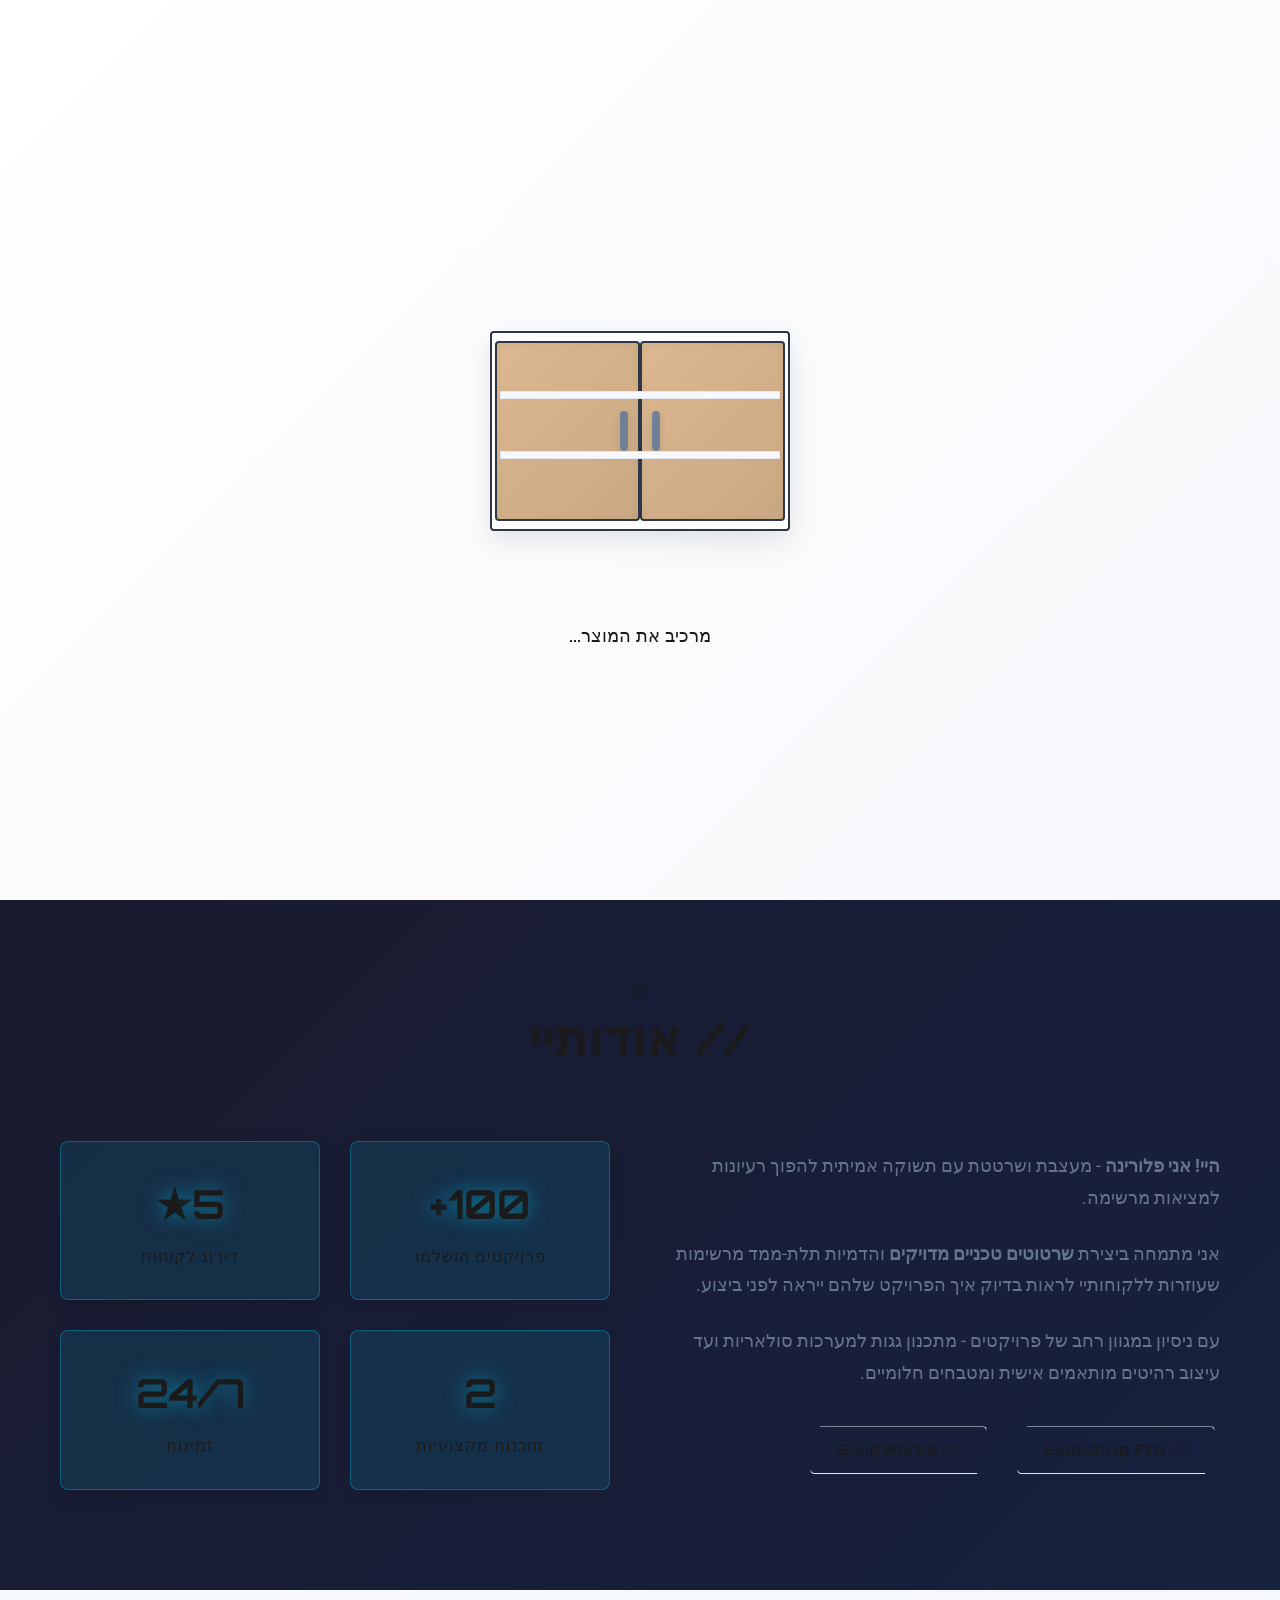
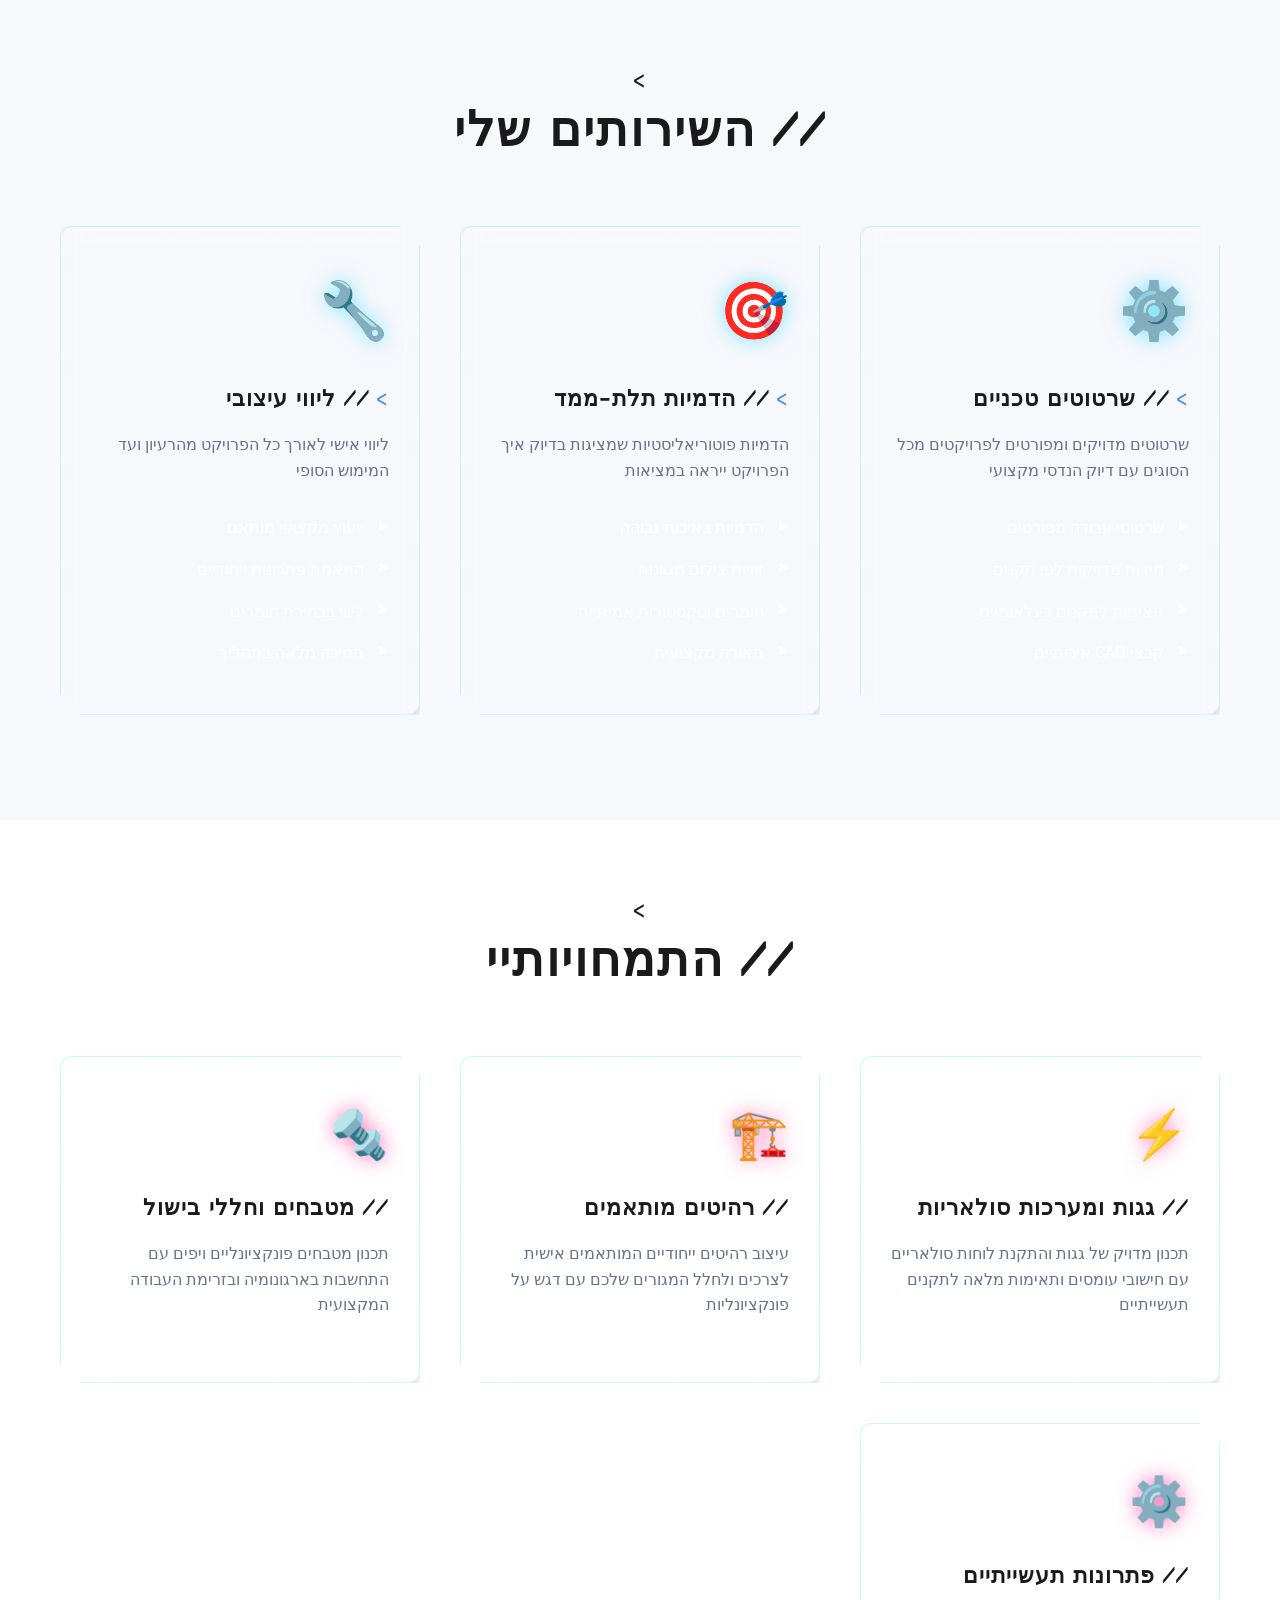
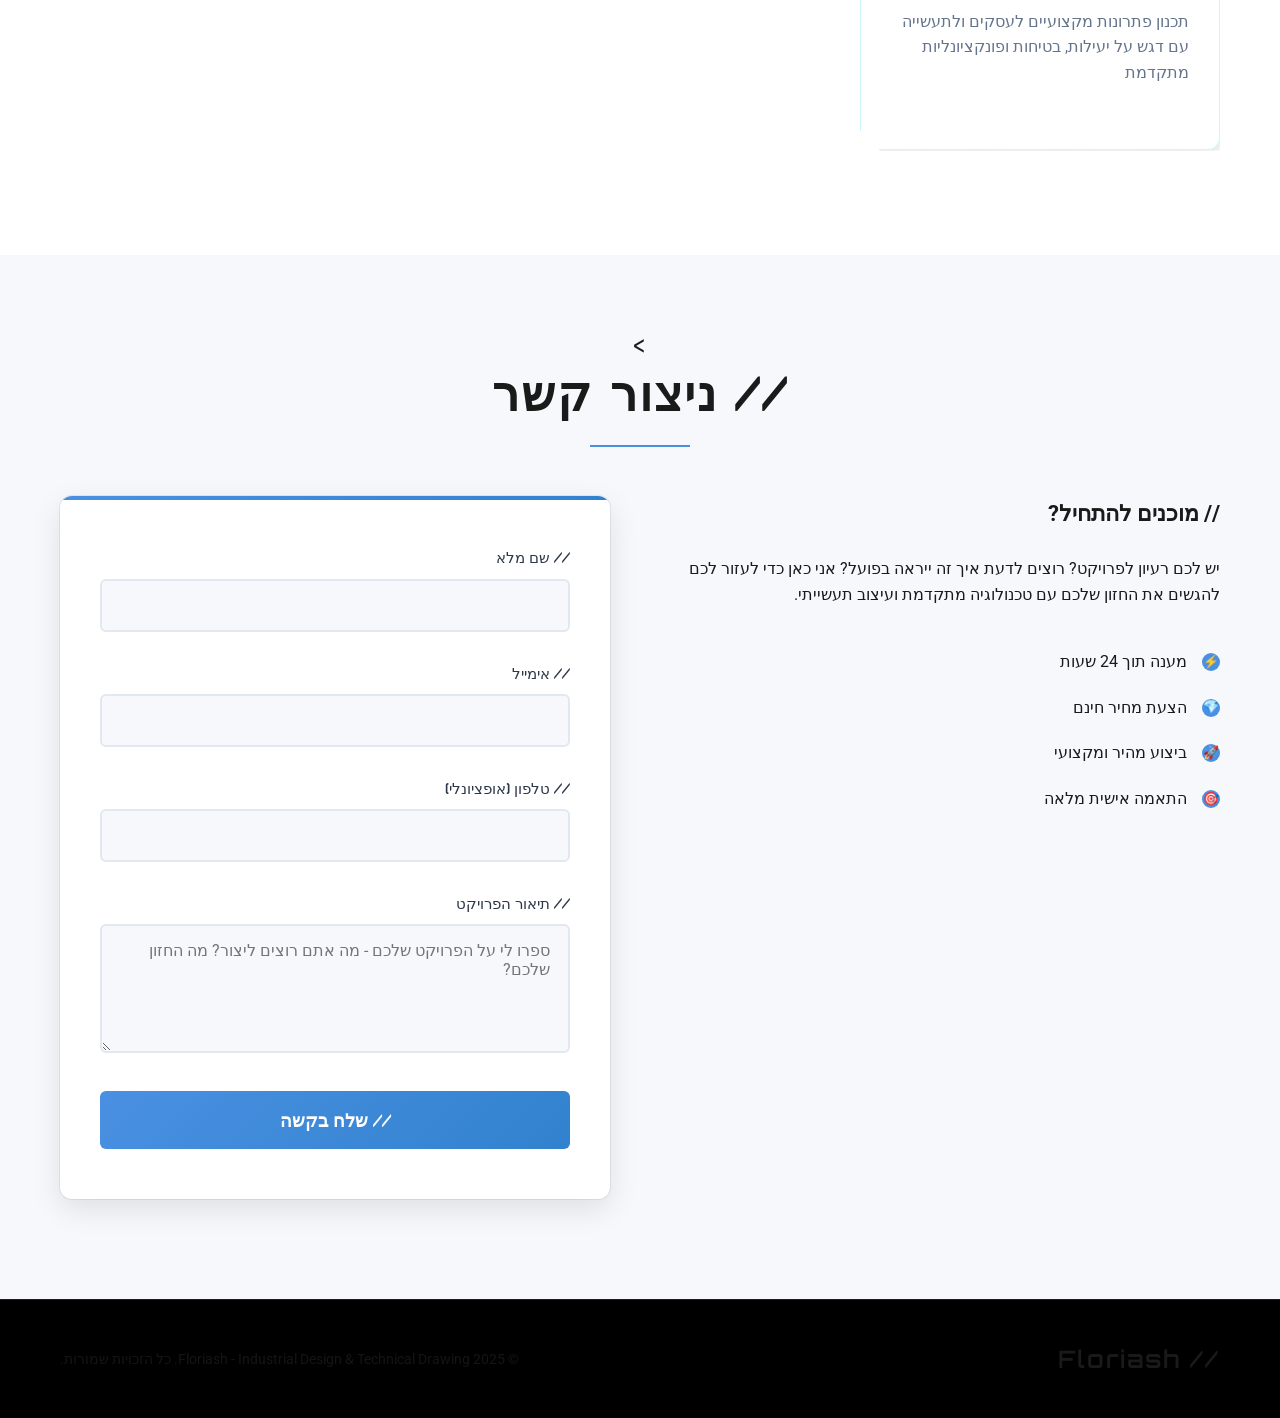
<file: index.html>
<!DOCTYPE html>
<html lang="he" dir="rtl">
<head>
  <meta charset="UTF-8" />
  <meta name="viewport" content="width=device-width, initial-scale=1.0"/>
  <meta name="description" content="Floriash - מעצבת ושרטטת מקצועית. שרטוטים טכניים, הדמיות תלת-ממד וליווי עיצובי. גגות, רהיטים, מטבחים ועוד."/>
  <meta name="keywords" content="שרטוטים, הדמיות, עיצוב, מטבחים, רהיטים, גגות, סולארי, SketchUp, SolidWorks"/>
  <title>Floriash - מעצבת ושרטטת מקצועית | מהרעיון למציאות</title>
  
  <!-- Fonts -->
  <link rel="preconnect" href="https://fonts.googleapis.com">
  <link rel="preconnect" href="https://fonts.gstatic.com" crossorigin>
  <link href="https://fonts.googleapis.com/css2?family=Orbitron:wght@400;500;600;700;900&family=Roboto:wght@300;400;500;600;700&display=swap" rel="stylesheet">
  
  <!-- Styles -->
  <link rel="stylesheet" href="style.css">
</head>
<body>

  <!-- Professional Assembly Loader -->
  <div class="page-loader" id="pageLoader">
    <div class="blueprint-assembly">
      <!-- Kitchen Cabinet Assembly -->
      <div class="cabinet-frame cabinet-base"></div>
      
      <!-- Cabinet Doors -->
      <div class="cabinet-frame cabinet-door cabinet-door-left">
        <div class="cabinet-handle handle-left"></div>
      </div>
      <div class="cabinet-frame cabinet-door cabinet-door-right">
        <div class="cabinet-handle handle-right"></div>
      </div>
      
      <!-- Interior Shelves -->
      <div class="cabinet-shelf shelf-1"></div>
      <div class="cabinet-shelf shelf-2"></div>
    </div>
    <div class="blueprint-text">מרכיב את המוצר...</div>
  </div>

  <!-- Hero Section -->
  <section class="hero" id="home">
    <div class="technical-grid">
      <div class="grid-line horizontal"></div>
      <div class="grid-line horizontal"></div>
      <div class="grid-line horizontal"></div>
      <div class="grid-line horizontal"></div>
      <div class="grid-line horizontal"></div>
      <div class="grid-line vertical"></div>
      <div class="grid-line vertical"></div>
      <div class="grid-line vertical"></div>
      <div class="grid-line vertical"></div>
      <div class="grid-line vertical"></div>
    </div>
    
    <div class="floating-elements">
      <div class="floating-element"></div>
      <div class="floating-element"></div>
      <div class="floating-element"></div>
    </div>
    
    <div class="hero-content">
      <div class="logo-container">
        <h1>Floriash</h1>
      </div>
      <p class="hero-subtitle">מעצבת ושרטטת מקצועית</p>
      <p class="hero-description">
        מהרעיון למציאות - אני מלווה אותך בכל שלב של הדרך עם שרטוטים מדויקים והדמיות מרשימות בטכנולוגיה תעשייתית מתקדמת
      </p>
      <div class="cta-buttons">
        <a href="#contact" class="cta-button primary" id="ctaButton">// התחל פרויקט חדש</a>
        <a href="room-planner.html" class="cta-button secondary">🏠 מתכנן חדרים</a>
      </div>
    </div>
  </section>

  <!-- About Section -->
  <section class="section about" id="about">
    <div class="container">
      <h2 class="section-title">// אודותיי</h2>
      <div class="about-content">
        <div class="about-text">
          <p>
            <strong>היי! אני פלורינה</strong> - מעצבת ושרטטת עם תשוקה אמיתית להפוך רעיונות למציאות מרשימה.
          </p>
          <p>
            אני מתמחה ביצירת <strong>שרטוטים טכניים מדויקים</strong> והדמיות תלת-ממד מרשימות שעוזרות ללקוחותיי לראות בדיוק איך הפרויקט שלהם ייראה לפני ביצוע.
          </p>
          <p>
            עם ניסיון במגוון רחב של פרויקטים - מתכנון גגות למערכות סולאריות ועד עיצוב רהיטים מותאמים אישית ומטבחים חלומיים.
          </p>
          <div class="tools">
            <span class="tool-badge">// SketchUp Pro</span>
            <span class="tool-badge">// SolidWorks</span>
          </div>
        </div>
        <div class="about-visual">
          <div class="stats-grid">
            <div class="stat-item fade-in-up">
              <div class="stat-number">100+</div>
              <div class="stat-label">פרויקטים הושלמו</div>
            </div>
            <div class="stat-item fade-in-up">
              <div class="stat-number">5★</div>
              <div class="stat-label">דירוג לקוחות</div>
            </div>
            <div class="stat-item fade-in-up">
              <div class="stat-number">2</div>
              <div class="stat-label">תוכנות מקצועיות</div>
            </div>
            <div class="stat-item fade-in-up">
              <div class="stat-number">24/7</div>
              <div class="stat-label">זמינות</div>
            </div>
          </div>
        </div>
      </div>
    </div>
  </section>

  <!-- Services Section -->
  <section class="section services" id="services">
    <div class="container">
      <h2 class="section-title">// השירותים שלי</h2>
      <div class="services-grid">
        <div class="service-card">
          <div class="service-icon">⚙️</div>
          <h3 class="service-title">// שרטוטים טכניים</h3>
          <p class="service-description">
            שרטוטים מדויקים ומפורטים לפרויקטים מכל הסוגים עם דיוק הנדסי מקצועי
          </p>
          <ul class="service-features">
            <li>שרטוטי עבודה מפורטים</li>
            <li>מידות מדויקות לפי תקנים</li>
            <li>תאימות לתקנים בינלאומיים</li>
            <li>קבצי CAD איכותיים</li>
          </ul>
        </div>

        <div class="service-card">
          <div class="service-icon">🎯</div>
          <h3 class="service-title">// הדמיות תלת-ממד</h3>
          <p class="service-description">
            הדמיות פוטוריאליסטיות שמציגות בדיוק איך הפרויקט ייראה במציאות
          </p>
          <ul class="service-features">
            <li>הדמיות באיכות גבוהה</li>
            <li>זוויות צילום מגוונות</li>
            <li>חומרים וטקסטורות אמיתיות</li>
            <li>תאורה מקצועית</li>
          </ul>
        </div>

        <div class="service-card">
          <div class="service-icon">🔧</div>
          <h3 class="service-title">// ליווי עיצובי</h3>
          <p class="service-description">
            ליווי אישי לאורך כל הפרויקט מהרעיון ועד המימוש הסופי
          </p>
          <ul class="service-features">
            <li>ייעוץ מקצועי מותאם</li>
            <li>התאמת פתרונות ייחודיים</li>
            <li>ליווי בבחירת חומרים</li>
            <li>תמיכה מלאה בתהליך</li>
          </ul>
        </div>
      </div>
    </div>
  </section>

  <!-- Specializations Section -->
  <section class="section specializations">
    <div class="container">
      <h2 class="section-title">// התמחויותיי</h2>
      <div class="spec-grid">
        <div class="spec-item">
          <span class="spec-emoji">⚡</span>
          <h3 class="spec-title">// גגות ומערכות סולאריות</h3>
          <p class="spec-description">
            תכנון מדויק של גגות והתקנת לוחות סולאריים עם חישובי עומסים ותאימות מלאה לתקנים תעשייתיים
          </p>
        </div>

        <div class="spec-item">
          <span class="spec-emoji">🏗️</span>
          <h3 class="spec-title">// רהיטים מותאמים</h3>
          <p class="spec-description">
            עיצוב רהיטים ייחודיים המותאמים אישית לצרכים ולחלל המגורים שלכם עם דגש על פונקציונליות
          </p>
        </div>

        <div class="spec-item">
          <span class="spec-emoji">🔩</span>
          <h3 class="spec-title">// מטבחים וחללי בישול</h3>
          <p class="spec-description">
            תכנון מטבחים פונקציונליים ויפים עם התחשבות בארגונומיה ובזרימת העבודה המקצועית
          </p>
        </div>

        <div class="spec-item">
          <span class="spec-emoji">⚙️</span>
          <h3 class="spec-title">// פתרונות תעשייתיים</h3>
          <p class="spec-description">
            תכנון פתרונות מקצועיים לעסקים ולתעשייה עם דגש על יעילות, בטיחות ופונקציונליות מתקדמת
          </p>
        </div>
      </div>
    </div>
  </section>

  <!-- Contact Section -->
  <section class="section contact" id="contact">
    <div class="container">
      <h2 class="section-title">// ניצור קשר</h2>
      <div class="contact-content">
        <div class="contact-info">
          <h3>// מוכנים להתחיל?</h3>
          <p>
            יש לכם רעיון לפרויקט? רוצים לדעת איך זה ייראה בפועל? 
            אני כאן כדי לעזור לכם להגשים את החזון שלכם עם טכנולוגיה מתקדמת ועיצוב תעשייתי.
          </p>
          <ul class="contact-methods">
            <li>
              <span class="contact-icon">⚡</span>
              <span>מענה תוך 24 שעות</span>
            </li>
            <li>
              <span class="contact-icon">💎</span>
              <span>הצעת מחיר חינם</span>
            </li>
            <li>
              <span class="contact-icon">🚀</span>
              <span>ביצוע מהיר ומקצועי</span>
            </li>
            <li>
              <span class="contact-icon">🎯</span>
              <span>התאמה אישית מלאה</span>
            </li>
          </ul>
        </div>

        <div class="contact-form">
          <form id="contactForm">
            <div class="form-group">
              <label for="name">// שם מלא</label>
              <input type="text" id="name" name="name" required>
            </div>
            
            <div class="form-group">
              <label for="email">// אימייל</label>
              <input type="email" id="email" name="email" required>
            </div>
            
            <div class="form-group">
              <label for="phone">// טלפון (אופציונלי)</label>
              <input type="tel" id="phone" name="phone">
            </div>
            
            <div class="form-group">
              <label for="project">// תיאור הפרויקט</label>
              <textarea id="project" name="project" rows="5" placeholder="ספרו לי על הפרויקט שלכם - מה אתם רוצים ליצור? מה החזון שלכם?"></textarea>
            </div>
            
            <button type="submit" class="submit-btn">// שלח בקשה</button>
            
            <div class="success-message" id="successMessage">
              > הודעה נשלחה בהצלחה! אחזור אליכם בהקדם עם פתרון מותאם.
            </div>
          </form>
        </div>
      </div>
    </div>
  </section>

  <!-- Mobile Navigation -->
  <nav class="mobile-nav" id="mobileNav">
    <a href="#home">בית</a>
    <a href="#about">אודותיי</a>
    <a href="#services">שירותים</a>
    <a href="#contact">צור קשר</a>
  </nav>

  <!-- Footer -->
  <footer>
    <div class="container">
      <div class="footer-content">
        <div class="footer-brand">// Floriash</div>
        <div class="footer-text">
          &copy; 2025 Floriash - Industrial Design & Technical Drawing. כל הזכויות שמורות.
        </div>
      </div>
    </div>
  </footer>

  <!-- Scripts -->
  <script src="script.js"></script>
</body>
</html>
</file>
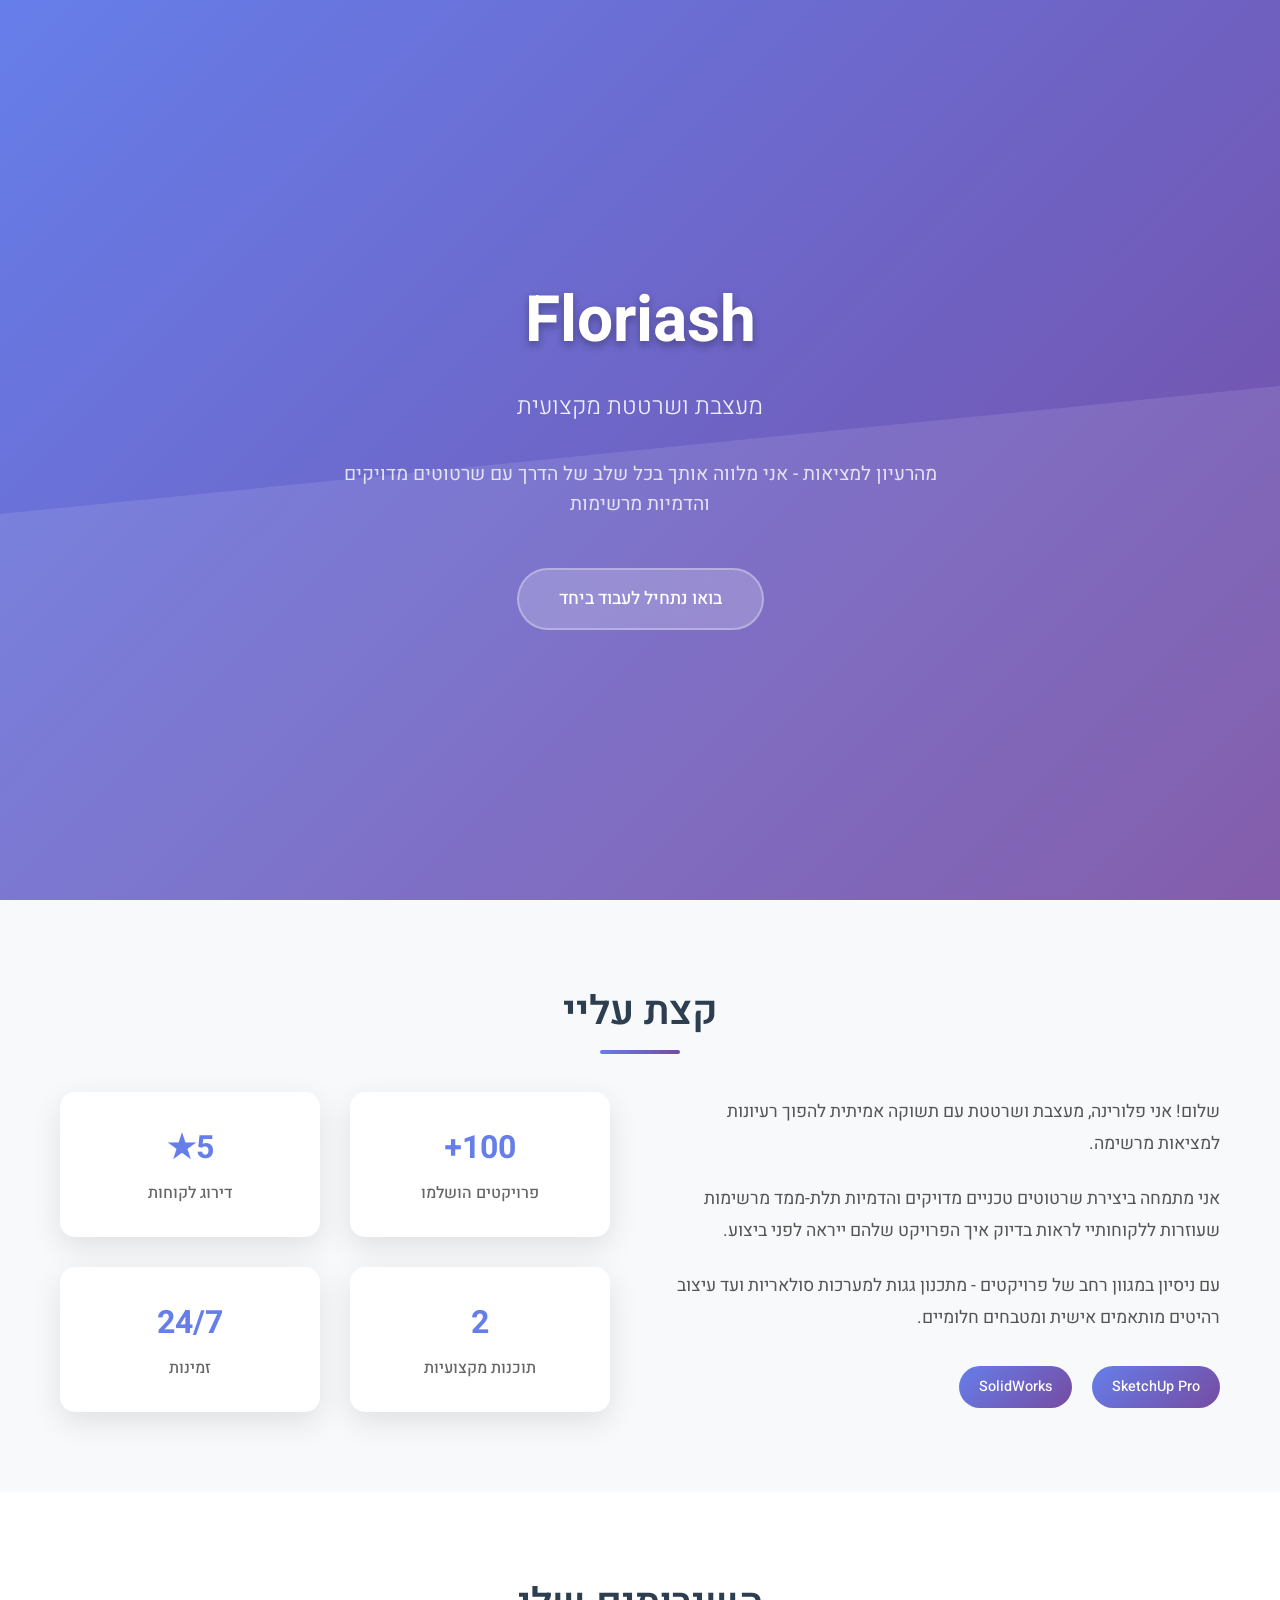
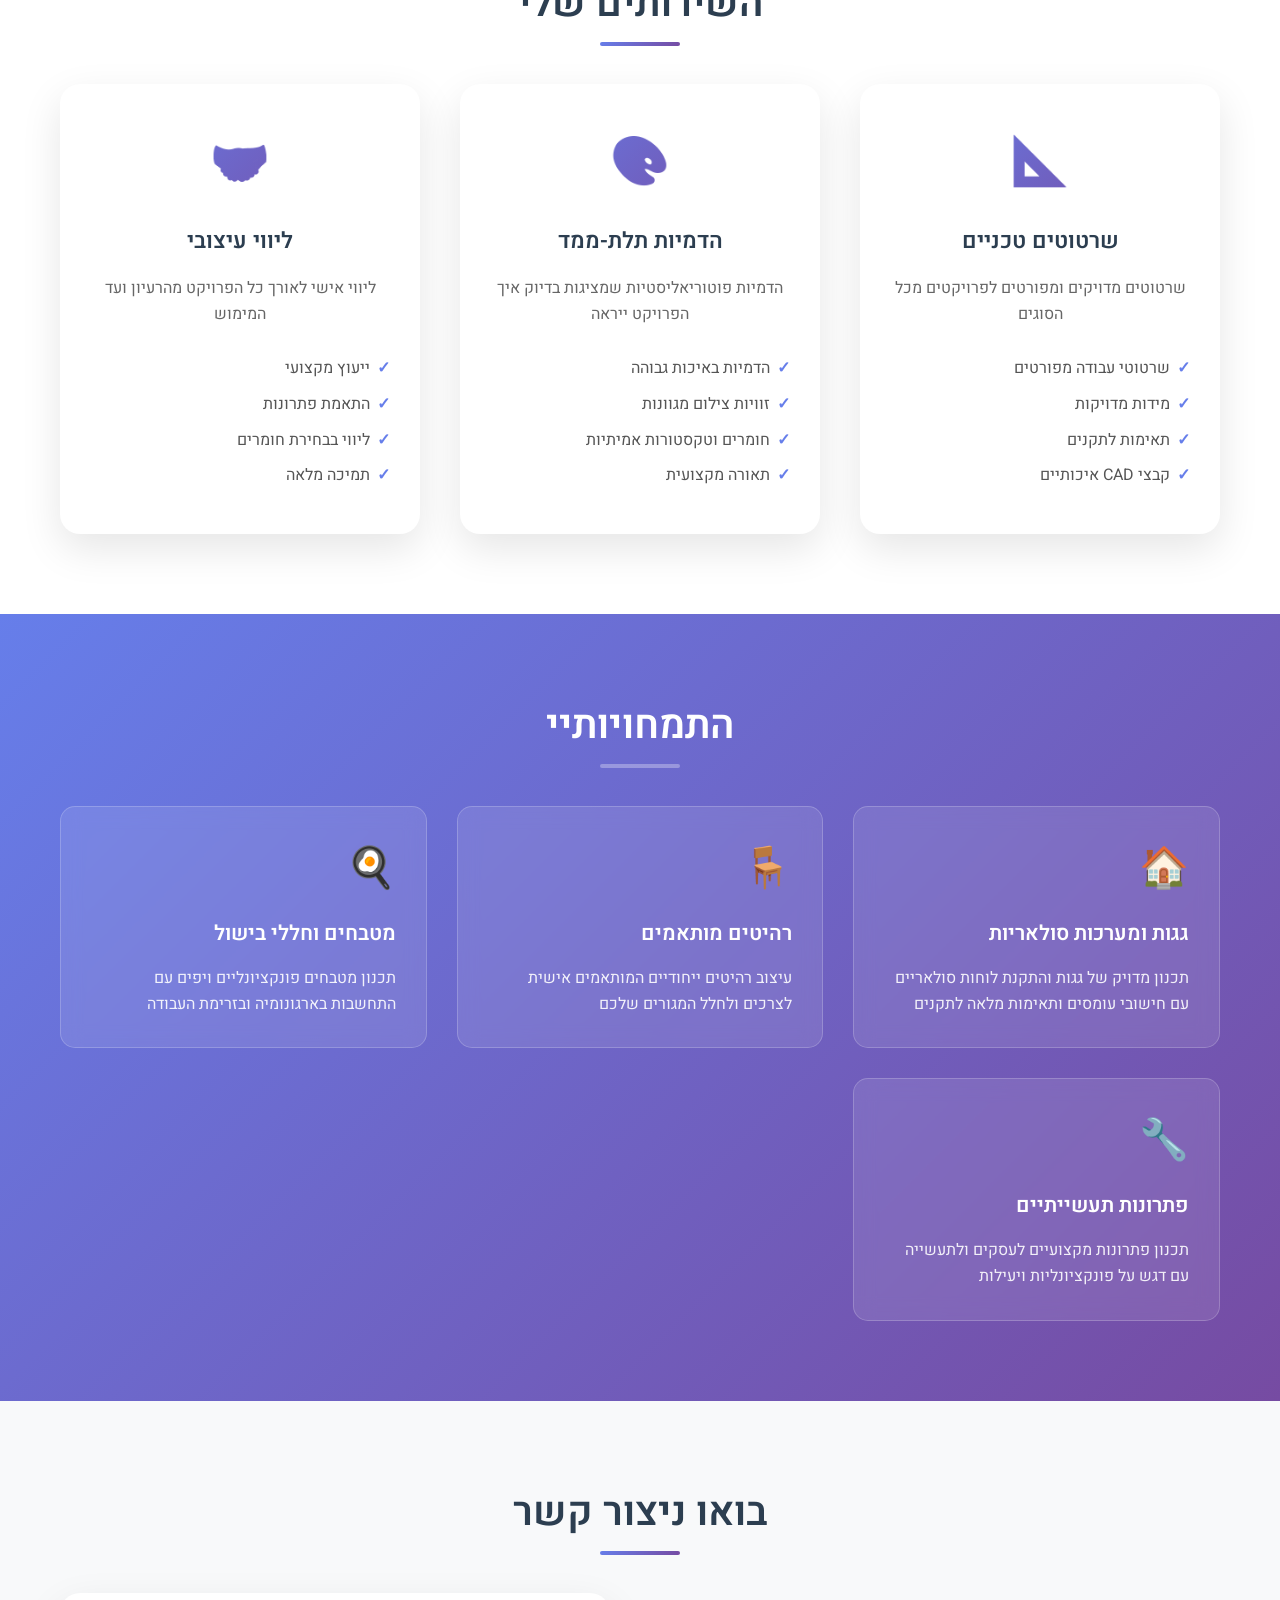
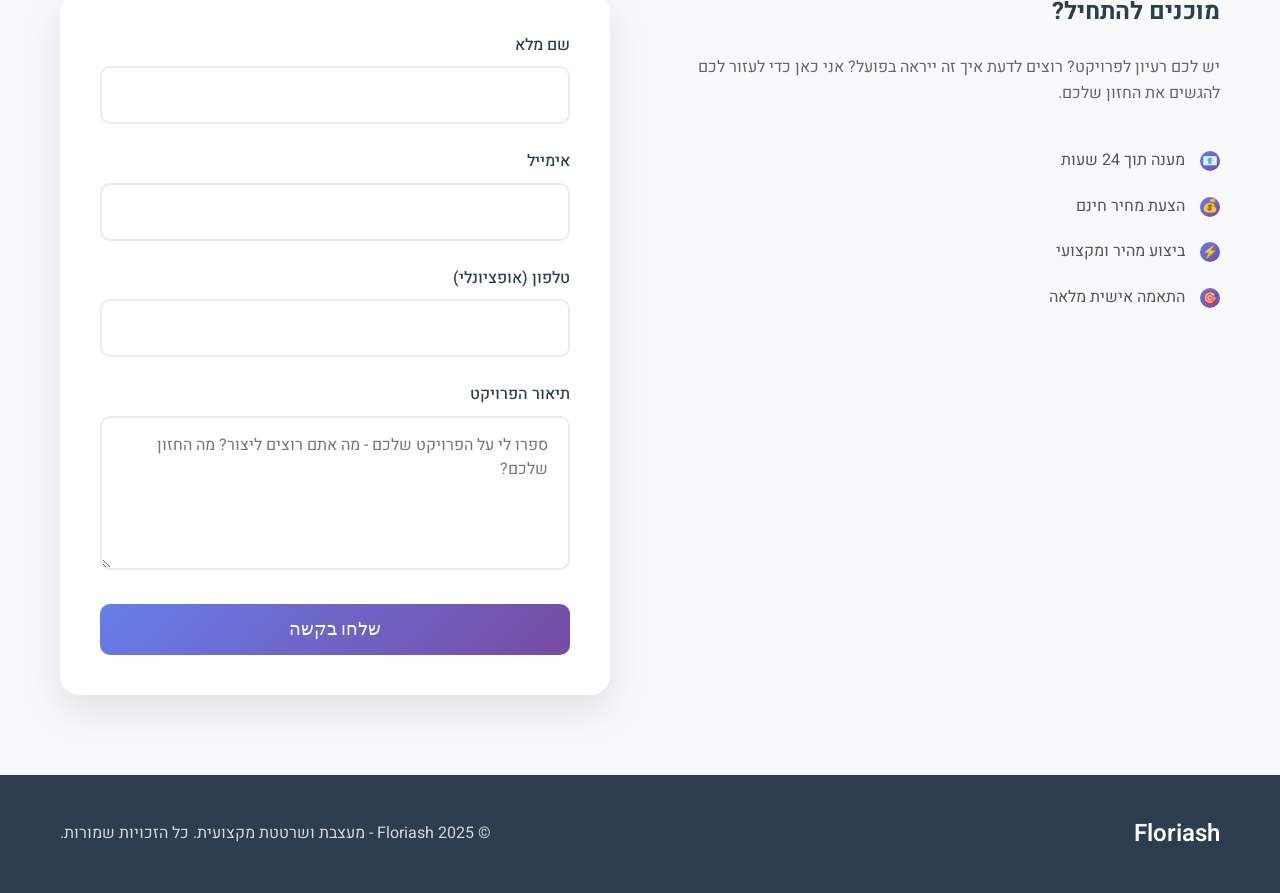
<file: flor.html>
<!DOCTYPE html>
<html lang="he" dir="rtl">
<head>
  <meta charset="UTF-8" />
  <meta name="viewport" content="width=device-width, initial-scale=1.0"/>
  <meta name="description" content="Floriash - מעצבת ושרטטת מקצועית. שרטוטים טכניים, הדמיות תלת-ממד וליווי עיצובי. גגות, רהיטים, מטבחים ועוד."/>
  <meta name="keywords" content="שרטוטים, הדמיות, עיצוב, מטבחים, רהיטים, גגות, סולארי, SketchUp, SolidWorks"/>
  <title>Floriash - מעצבת ושרטטת מקצועית | מהרעיון למציאות</title>
  <link rel="preconnect" href="https://fonts.googleapis.com">
  <link rel="preconnect" href="https://fonts.gstatic.com" crossorigin>
  <link href="https://fonts.googleapis.com/css2?family=Heebo:wght@300;400;500;600;700&display=swap" rel="stylesheet">
  <style>
    * {
      margin: 0;
      padding: 0;
      box-sizing: border-box;
    }

    body {
      font-family: 'Heebo', 'Segoe UI', Tahoma, Geneva, Verdana, sans-serif;
      background-color: #ffffff;
      color: #2c3e50;
      direction: rtl;
      line-height: 1.6;
      overflow-x: hidden;
    }

    /* Hero Section */
    .hero {
      background: linear-gradient(135deg, #667eea 0%, #764ba2 100%);
      min-height: 100vh;
      display: flex;
      align-items: center;
      justify-content: center;
      position: relative;
      color: white;
      text-align: center;
      overflow: hidden;
    }

    .hero::before {
      content: '';
      position: absolute;
      top: 0;
      left: 0;
      right: 0;
      bottom: 0;
      background: url('data:image/svg+xml,<svg xmlns="http://www.w3.org/2000/svg" viewBox="0 0 1000 100" fill="rgba(255,255,255,0.1)"><polygon points="1000,100 1000,0 0,100"/></svg>') no-repeat bottom;
      background-size: cover;
    }

    .hero-content {
      position: relative;
      z-index: 2;
      max-width: 800px;
      padding: 0 20px;
      animation: fadeInUp 1s ease-out;
    }

    .hero h1 {
      font-size: 4rem;
      font-weight: 700;
      margin-bottom: 1rem;
      text-shadow: 0 4px 8px rgba(0,0,0,0.3);
    }

    .hero-subtitle {
      font-size: 1.5rem;
      font-weight: 300;
      margin-bottom: 2rem;
      opacity: 0.9;
    }

    .hero-description {
      font-size: 1.2rem;
      margin-bottom: 3rem;
      opacity: 0.8;
      max-width: 600px;
      margin-left: auto;
      margin-right: auto;
    }

    .cta-button {
      display: inline-block;
      background: rgba(255,255,255,0.2);
      color: white;
      padding: 15px 40px;
      border-radius: 50px;
      text-decoration: none;
      font-weight: 500;
      font-size: 1.1rem;
      border: 2px solid rgba(255,255,255,0.3);
      transition: all 0.3s ease;
      -webkit-backdrop-filter: blur(10px);
      backdrop-filter: blur(10px);
    }

    .cta-button:hover {
      background: rgba(255,255,255,0.3);
      transform: translateY(-2px);
      box-shadow: 0 10px 30px rgba(0,0,0,0.2);
    }

    /* Mobile touch improvements */
    .cta-button:active,
    .submit-btn:active,
    .service-card:active {
      transform: scale(0.98);
    }

    /* Improved mobile navigation */
    .mobile-nav {
      position: fixed;
      bottom: 20px;
      left: 50%;
      transform: translateX(-50%);
      background: rgba(255,255,255,0.9);
      -webkit-backdrop-filter: blur(10px);
      backdrop-filter: blur(10px);
      border-radius: 25px;
      padding: 10px 20px;
      box-shadow: 0 10px 30px rgba(0,0,0,0.1);
      display: none;
      z-index: 1000;
    }

    .mobile-nav.show {
      display: flex;
      gap: 15px;
    }

    .mobile-nav a {
      color: #667eea;
      text-decoration: none;
      padding: 8px 12px;
      border-radius: 15px;
      font-size: 0.9rem;
      font-weight: 500;
      transition: all 0.3s ease;
    }

    .mobile-nav a:hover,
    .mobile-nav a.active {
      background: #667eea;
      color: white;
    }

    /* Sections */
    .section {
      padding: 80px 0;
      position: relative;
    }

    .container {
      max-width: 1200px;
      margin: 0 auto;
      padding: 0 20px;
    }

    .section-title {
      font-size: 2.5rem;
      font-weight: 600;
      text-align: center;
      margin-bottom: 3rem;
      color: #2c3e50;
      position: relative;
    }

    .section-title::after {
      content: '';
      position: absolute;
      bottom: -10px;
      left: 50%;
      transform: translateX(-50%);
      width: 80px;
      height: 4px;
      background: linear-gradient(135deg, #667eea 0%, #764ba2 100%);
      border-radius: 2px;
    }

    /* About Section */
    .about {
      background: #f8f9fa;
    }

    .about-content {
      display: grid;
      grid-template-columns: 1fr 1fr;
      gap: 60px;
      align-items: center;
    }

    .about-text {
      font-size: 1.1rem;
      line-height: 1.8;
      color: #555;
    }

    .about-text p {
      margin-bottom: 1.5rem;
    }

    .tools {
      display: flex;
      gap: 20px;
      margin-top: 2rem;
    }

    .tool-badge {
      background: linear-gradient(135deg, #667eea 0%, #764ba2 100%);
      color: white;
      padding: 8px 20px;
      border-radius: 25px;
      font-weight: 500;
      font-size: 0.9rem;
    }

    .about-visual {
      text-align: center;
    }

    .stats-grid {
      display: grid;
      grid-template-columns: repeat(2, 1fr);
      gap: 30px;
    }

    .stat-item {
      background: white;
      padding: 30px;
      border-radius: 15px;
      text-align: center;
      box-shadow: 0 10px 30px rgba(0,0,0,0.1);
      transition: transform 0.3s ease;
    }

    .stat-item:hover {
      transform: translateY(-5px);
    }

    .stat-number {
      font-size: 2rem;
      font-weight: 700;
      color: #667eea;
      margin-bottom: 0.5rem;
    }

    .stat-label {
      font-weight: 500;
      color: #666;
    }

    /* Services Section */
    .services-grid {
      display: grid;
      grid-template-columns: repeat(auto-fit, minmax(350px, 1fr));
      gap: 40px;
      margin-top: 3rem;
    }

    .service-card {
      background: white;
      padding: 40px 30px;
      border-radius: 20px;
      box-shadow: 0 15px 40px rgba(0,0,0,0.1);
      text-align: center;
      transition: all 0.3s ease;
      position: relative;
      overflow: hidden;
    }

    .service-card::before {
      content: '';
      position: absolute;
      top: 0;
      left: -100%;
      width: 100%;
      height: 4px;
      background: linear-gradient(135deg, #667eea 0%, #764ba2 100%);
      transition: left 0.3s ease;
    }

    .service-card:hover::before {
      left: 0;
    }

    .service-card:hover {
      transform: translateY(-10px);
      box-shadow: 0 25px 50px rgba(0,0,0,0.15);
    }

    .service-icon {
      font-size: 3rem;
      margin-bottom: 1.5rem;
      background: linear-gradient(135deg, #667eea 0%, #764ba2 100%);
      -webkit-background-clip: text;
      -webkit-text-fill-color: transparent;
      background-clip: text;
    }

    .service-title {
      font-size: 1.4rem;
      font-weight: 600;
      margin-bottom: 1rem;
      color: #2c3e50;
    }

    .service-description {
      color: #666;
      line-height: 1.6;
      margin-bottom: 1.5rem;
    }

    .service-features {
      list-style: none;
      text-align: right;
    }

    .service-features li {
      padding: 5px 0;
      color: #555;
      position: relative;
      padding-right: 20px;
    }

    .service-features li::before {
      content: '✓';
      position: absolute;
      right: 0;
      color: #667eea;
      font-weight: bold;
    }

    /* Specializations Section */
    .specializations {
      background: linear-gradient(135deg, #667eea 0%, #764ba2 100%);
      color: white;
    }

    .specializations .section-title {
      color: white;
    }

    .specializations .section-title::after {
      background: rgba(255,255,255,0.3);
    }

    .spec-grid {
      display: grid;
      grid-template-columns: repeat(auto-fit, minmax(280px, 1fr));
      gap: 30px;
    }

    .spec-item {
      background: rgba(255,255,255,0.1);
      padding: 30px;
      border-radius: 15px;
      backdrop-filter: blur(10px);
      border: 1px solid rgba(255,255,255,0.2);
      transition: all 0.3s ease;
    }

    .spec-item:hover {
      background: rgba(255,255,255,0.2);
      transform: translateY(-5px);
    }

    .spec-emoji {
      font-size: 2.5rem;
      margin-bottom: 1rem;
      display: block;
    }

    .spec-title {
      font-size: 1.3rem;
      font-weight: 600;
      margin-bottom: 1rem;
    }

    .spec-description {
      opacity: 0.9;
      line-height: 1.6;
    }

    /* Contact Section */
    .contact {
      background: #f8f9fa;
    }

    .contact-content {
      display: grid;
      grid-template-columns: 1fr 1fr;
      gap: 60px;
      align-items: start;
    }

    .contact-info h3 {
      font-size: 1.5rem;
      margin-bottom: 1.5rem;
      color: #2c3e50;
    }

    .contact-info p {
      color: #666;
      margin-bottom: 2rem;
      line-height: 1.6;
    }

    .contact-methods {
      list-style: none;
    }

    .contact-methods li {
      padding: 10px 0;
      display: flex;
      align-items: center;
      gap: 15px;
      color: #555;
    }

    .contact-icon {
      width: 20px;
      height: 20px;
      background: linear-gradient(135deg, #667eea 0%, #764ba2 100%);
      border-radius: 50%;
      display: flex;
      align-items: center;
      justify-content: center;
      color: white;
      font-size: 0.8rem;
    }

    .contact-form {
      background: white;
      padding: 40px;
      border-radius: 20px;
      box-shadow: 0 15px 40px rgba(0,0,0,0.1);
    }

    .form-group {
      margin-bottom: 25px;
    }

    .form-group label {
      display: block;
      margin-bottom: 8px;
      font-weight: 500;
      color: #2c3e50;
    }

    .form-group input,
    .form-group textarea {
      width: 100%;
      padding: 15px 20px;
      border: 2px solid #e9ecef;
      border-radius: 10px;
      font-size: 1rem;
      transition: all 0.3s ease;
      font-family: inherit;
    }

    .form-group input:focus,
    .form-group textarea:focus {
      outline: none;
      border-color: #667eea;
      box-shadow: 0 0 0 3px rgba(102, 126, 234, 0.1);
    }

    .submit-btn {
      width: 100%;
      background: linear-gradient(135deg, #667eea 0%, #764ba2 100%);
      color: white;
      padding: 15px 30px;
      border: none;
      border-radius: 10px;
      font-size: 1.1rem;
      font-weight: 500;
      cursor: pointer;
      transition: all 0.3s ease;
    }

    .submit-btn:hover {
      transform: translateY(-2px);
      box-shadow: 0 10px 30px rgba(102, 126, 234, 0.3);
    }

    .success-message {
      background: #d4edda;
      color: #155724;
      padding: 15px;
      border-radius: 10px;
      margin-top: 20px;
      display: none;
      border: 1px solid #c3e6cb;
    }

    /* Footer */
    footer {
      background: #2c3e50;
      color: white;
      text-align: center;
      padding: 40px 0;
    }

    .footer-content {
      display: flex;
      justify-content: space-between;
      align-items: center;
      flex-wrap: wrap;
      gap: 20px;
    }

    .footer-brand {
      font-size: 1.5rem;
      font-weight: 600;
    }

    .footer-text {
      opacity: 0.8;
    }

    /* Animations */
    @keyframes fadeInUp {
      from {
        opacity: 0;
        transform: translateY(30px);
      }
      to {
        opacity: 1;
        transform: translateY(0);
      }
    }

    .fade-in-up {
      animation: fadeInUp 0.6s ease-out;
    }

    /* Responsive Design */
    @media (max-width: 768px) {
      .hero {
        min-height: 80vh;
        padding: 20px 0;
      }

      .hero h1 {
        font-size: 2.5rem;
      }

      .hero-subtitle {
        font-size: 1.2rem;
      }

      .hero-description {
        font-size: 1rem;
        margin-bottom: 2rem;
      }

      .cta-button {
        padding: 12px 30px;
        font-size: 1rem;
      }

      .about-content,
      .contact-content {
        grid-template-columns: 1fr;
        gap: 40px;
      }

      .stats-grid {
        grid-template-columns: repeat(2, 1fr);
        gap: 20px;
      }

      .stat-item {
        padding: 20px;
      }

      .stat-number {
        font-size: 1.5rem;
      }

      .services-grid {
        grid-template-columns: 1fr;
        gap: 30px;
      }

      .service-card {
        padding: 30px 20px;
      }

      .spec-grid {
        grid-template-columns: 1fr;
        gap: 20px;
      }

      .spec-item {
        padding: 25px 20px;
      }

      .section-title {
        font-size: 2rem;
      }

      .section {
        padding: 60px 0;
      }

      .container {
        padding: 0 15px;
      }

      .contact-form {
        padding: 30px 20px;
      }

      .footer-content {
        flex-direction: column;
        text-align: center;
        gap: 15px;
      }

      .tools {
        flex-direction: column;
        align-items: center;
        gap: 10px;
      }

      .service-features {
        text-align: center;
      }
    }

    /* Extra small devices (phones, 600px and down) */
    @media (max-width: 480px) {
      .hero h1 {
        font-size: 2rem;
      }

      .hero-subtitle {
        font-size: 1rem;
      }

      .hero-description {
        font-size: 0.9rem;
      }

      .section-title {
        font-size: 1.6rem;
      }

      .stats-grid {
        grid-template-columns: 1fr;
        gap: 15px;
      }

      .service-icon {
        font-size: 2.5rem;
      }

      .spec-emoji {
        font-size: 2rem;
      }

      .about-text {
        font-size: 1rem;
      }

      .contact-info h3 {
        font-size: 1.3rem;
      }

      .form-group input,
      .form-group textarea {
        padding: 12px 15px;
      }

      .submit-btn {
        padding: 12px 25px;
        font-size: 1rem;
      }
    }
  </style>
</head>
<body>

  <!-- Hero Section -->
  <section class="hero" id="home">
    <div class="hero-content">
      <h1>Floriash</h1>
      <p class="hero-subtitle">מעצבת ושרטטת מקצועית</p>
      <p class="hero-description">
        מהרעיון למציאות - אני מלווה אותך בכל שלב של הדרך עם שרטוטים מדויקים והדמיות מרשימות
      </p>
      <a href="#contact" class="cta-button">בואו נתחיל לעבוד ביחד</a>
    </div>
  </section>

  <!-- About Section -->
  <section class="section about" id="about">
    <div class="container">
      <h2 class="section-title">קצת עליי</h2>
      <div class="about-content">
        <div class="about-text">
          <p>
            שלום! אני פלורינה, מעצבת ושרטטת עם תשוקה אמיתית להפוך רעיונות למציאות מרשימה.
          </p>
          <p>
            אני מתמחה ביצירת שרטוטים טכניים מדויקים והדמיות תלת-ממד מרשימות שעוזרות ללקוחותיי לראות בדיוק איך הפרויקט שלהם ייראה לפני ביצוע.
          </p>
          <p>
            עם ניסיון במגוון רחב של פרויקטים - מתכנון גגות למערכות סולאריות ועד עיצוב רהיטים מותאמים אישית ומטבחים חלומיים.
          </p>
          <div class="tools">
            <span class="tool-badge">SketchUp Pro</span>
            <span class="tool-badge">SolidWorks</span>
          </div>
        </div>
        <div class="about-visual">
          <div class="stats-grid">
            <div class="stat-item fade-in-up">
              <div class="stat-number">100+</div>
              <div class="stat-label">פרויקטים הושלמו</div>
            </div>
            <div class="stat-item fade-in-up">
              <div class="stat-number">5★</div>
              <div class="stat-label">דירוג לקוחות</div>
            </div>
            <div class="stat-item fade-in-up">
              <div class="stat-number">2</div>
              <div class="stat-label">תוכנות מקצועיות</div>
            </div>
            <div class="stat-item fade-in-up">
              <div class="stat-number">24/7</div>
              <div class="stat-label">זמינות</div>
            </div>
          </div>
        </div>
      </div>
    </div>
  </section>

  <!-- Services Section -->
  <section class="section services" id="services">
    <div class="container">
      <h2 class="section-title">השירותים שלי</h2>
      <div class="services-grid">
        <div class="service-card">
          <div class="service-icon">📐</div>
          <h3 class="service-title">שרטוטים טכניים</h3>
          <p class="service-description">
            שרטוטים מדויקים ומפורטים לפרויקטים מכל הסוגים
          </p>
          <ul class="service-features">
            <li>שרטוטי עבודה מפורטים</li>
            <li>מידות מדויקות</li>
            <li>תאימות לתקנים</li>
            <li>קבצי CAD איכותיים</li>
          </ul>
        </div>

        <div class="service-card">
          <div class="service-icon">🎨</div>
          <h3 class="service-title">הדמיות תלת-ממד</h3>
          <p class="service-description">
            הדמיות פוטוריאליסטיות שמציגות בדיוק איך הפרויקט ייראה
          </p>
          <ul class="service-features">
            <li>הדמיות באיכות גבוהה</li>
            <li>זוויות צילום מגוונות</li>
            <li>חומרים וטקסטורות אמיתיות</li>
            <li>תאורה מקצועית</li>
          </ul>
        </div>

        <div class="service-card">
          <div class="service-icon">🤝</div>
          <h3 class="service-title">ליווי עיצובי</h3>
          <p class="service-description">
            ליווי אישי לאורך כל הפרויקט מהרעיון ועד המימוש
          </p>
          <ul class="service-features">
            <li>ייעוץ מקצועי</li>
            <li>התאמת פתרונות</li>
            <li>ליווי בבחירת חומרים</li>
            <li>תמיכה מלאה</li>
          </ul>
        </div>
      </div>
    </div>
  </section>

  <!-- Specializations Section -->
  <section class="section specializations">
    <div class="container">
      <h2 class="section-title">התמחויותיי</h2>
      <div class="spec-grid">
        <div class="spec-item">
          <span class="spec-emoji">🏠</span>
          <h3 class="spec-title">גגות ומערכות סולאריות</h3>
          <p class="spec-description">
            תכנון מדויק של גגות והתקנת לוחות סולאריים עם חישובי עומסים ותאימות מלאה לתקנים
          </p>
        </div>

        <div class="spec-item">
          <span class="spec-emoji">🪑</span>
          <h3 class="spec-title">רהיטים מותאמים</h3>
          <p class="spec-description">
            עיצוב רהיטים ייחודיים המותאמים אישית לצרכים ולחלל המגורים שלכם
          </p>
        </div>

        <div class="spec-item">
          <span class="spec-emoji">🍳</span>
          <h3 class="spec-title">מטבחים וחללי בישול</h3>
          <p class="spec-description">
            תכנון מטבחים פונקציונליים ויפים עם התחשבות בארגונומיה ובזרימת העבודה
          </p>
        </div>

        <div class="spec-item">
          <span class="spec-emoji">🔧</span>
          <h3 class="spec-title">פתרונות תעשייתיים</h3>
          <p class="spec-description">
            תכנון פתרונות מקצועיים לעסקים ולתעשייה עם דגש על פונקציונליות ויעילות
          </p>
        </div>
      </div>
    </div>
  </section>

  <!-- Contact Section -->
  <section class="section contact" id="contact">
    <div class="container">
      <h2 class="section-title">בואו ניצור קשר</h2>
      <div class="contact-content">
        <div class="contact-info">
          <h3>מוכנים להתחיל?</h3>
          <p>
            יש לכם רעיון לפרויקט? רוצים לדעת איך זה ייראה בפועל? 
            אני כאן כדי לעזור לכם להגשים את החזון שלכם.
          </p>
          <ul class="contact-methods">
            <li>
              <span class="contact-icon">📧</span>
              <span>מענה תוך 24 שעות</span>
            </li>
            <li>
              <span class="contact-icon">💰</span>
              <span>הצעת מחיר חינם</span>
            </li>
            <li>
              <span class="contact-icon">⚡</span>
              <span>ביצוע מהיר ומקצועי</span>
            </li>
            <li>
              <span class="contact-icon">🎯</span>
              <span>התאמה אישית מלאה</span>
            </li>
          </ul>
        </div>

        <div class="contact-form">
          <form id="contactForm">
            <div class="form-group">
              <label for="name">שם מלא</label>
              <input type="text" id="name" name="name" required>
            </div>
            
            <div class="form-group">
              <label for="email">אימייל</label>
              <input type="email" id="email" name="email" required>
            </div>
            
            <div class="form-group">
              <label for="phone">טלפון (אופציונלי)</label>
              <input type="tel" id="phone" name="phone">
            </div>
            
            <div class="form-group">
              <label for="project">תיאור הפרויקט</label>
              <textarea id="project" name="project" rows="5" placeholder="ספרו לי על הפרויקט שלכם - מה אתם רוצים ליצור? מה החזון שלכם?"></textarea>
            </div>
            
            <button type="submit" class="submit-btn">שלחו בקשה</button>
            
            <div class="success-message" id="successMessage">
              🎉 תודה! הבקשה שלכם נשלחה בהצלחה. אחזור אליכם בהקדם!
            </div>
          </form>
        </div>
      </div>
    </div>
  </section>

  <!-- Mobile Navigation -->
  <nav class="mobile-nav" id="mobileNav">
    <a href="#home">בית</a>
    <a href="#about">אודותיי</a>
    <a href="#services">שירותים</a>
    <a href="#contact">צור קשר</a>
  </nav>

  <!-- Footer -->
  <footer>
    <div class="container">
      <div class="footer-content">
        <div class="footer-brand">Floriash</div>
        <div class="footer-text">
          &copy; 2025 Floriash - מעצבת ושרטטת מקצועית. כל הזכויות שמורות.
        </div>
      </div>
    </div>
  </footer>

  <script>
    // Check if device is mobile
    function isMobile() {
      return window.innerWidth <= 768;
    }

    // Show/hide mobile navigation
    function toggleMobileNav() {
      const mobileNav = document.getElementById('mobileNav');
      if (isMobile()) {
        mobileNav.classList.add('show');
      } else {
        mobileNav.classList.remove('show');
      }
    }

    // Smooth scrolling
    document.querySelectorAll('a[href^="#"]').forEach(anchor => {
      anchor.addEventListener('click', function (e) {
        e.preventDefault();
        const target = document.querySelector(this.getAttribute('href'));
        if (target) {
          target.scrollIntoView({
            behavior: 'smooth',
            block: 'start'
          });
          
          // Update active navigation link
          document.querySelectorAll('.mobile-nav a').forEach(link => {
            link.classList.remove('active');
          });
          this.classList.add('active');
        }
      });
    });

    // Form submission with better mobile feedback
    document.getElementById('contactForm').addEventListener('submit', function(e) {
      e.preventDefault();
      
      // Show loading state
      const submitBtn = this.querySelector('.submit-btn');
      const originalText = submitBtn.textContent;
      submitBtn.textContent = 'שולח...';
      submitBtn.disabled = true;
      
      // Simulate form submission delay
      setTimeout(() => {
        // Show success message
        const successMessage = document.getElementById('successMessage');
        successMessage.style.display = 'block';
        
        // Reset form
        this.reset();
        
        // Reset button
        submitBtn.textContent = originalText;
        submitBtn.disabled = false;
        
        // Hide success message after 5 seconds
        setTimeout(() => {
          successMessage.style.display = 'none';
        }, 5000);
        
        // Scroll to success message on mobile
        if (isMobile()) {
          successMessage.scrollIntoView({ behavior: 'smooth' });
        }
      }, 1000);
    });

    // Add animation on scroll with better mobile performance
    const observerOptions = {
      threshold: 0.1,
      rootMargin: '0px 0px -50px 0px'
    };

    const observer = new IntersectionObserver((entries) => {
      entries.forEach(entry => {
        if (entry.isIntersecting) {
          entry.target.classList.add('fade-in-up');
        }
      });
    }, observerOptions);

    // Observe all cards and stat items
    document.querySelectorAll('.service-card, .stat-item, .spec-item').forEach(el => {
      observer.observe(el);
    });

    // Handle window resize
    window.addEventListener('resize', toggleMobileNav);
    
    // Initialize on load
    window.addEventListener('load', () => {
      toggleMobileNav();
      
      // Add touch feedback for mobile
      if (isMobile()) {
        document.body.style.cursor = 'default';
        
        // Prevent zoom on double tap for better UX
        let lastTouchEnd = 0;
        document.addEventListener('touchend', function(event) {
          const now = (new Date()).getTime();
          if (now - lastTouchEnd <= 300) {
            event.preventDefault();
          }
          lastTouchEnd = now;
        }, false);
      }
    });

    // Add scroll spy for navigation
    window.addEventListener('scroll', () => {
      if (!isMobile()) return;
      
      const sections = document.querySelectorAll('section[id]');
      const navLinks = document.querySelectorAll('.mobile-nav a');
      
      let current = '';
      sections.forEach(section => {
        const sectionTop = section.offsetTop;
        const sectionHeight = section.clientHeight;
        if (window.pageYOffset >= sectionTop - 60) {
          current = section.getAttribute('id');
        }
      });
      
      navLinks.forEach(link => {
        link.classList.remove('active');
        if (link.getAttribute('href') === '#' + current) {
          link.classList.add('active');
        }
      });
    });
  </script>
</body>
</html>
</file>
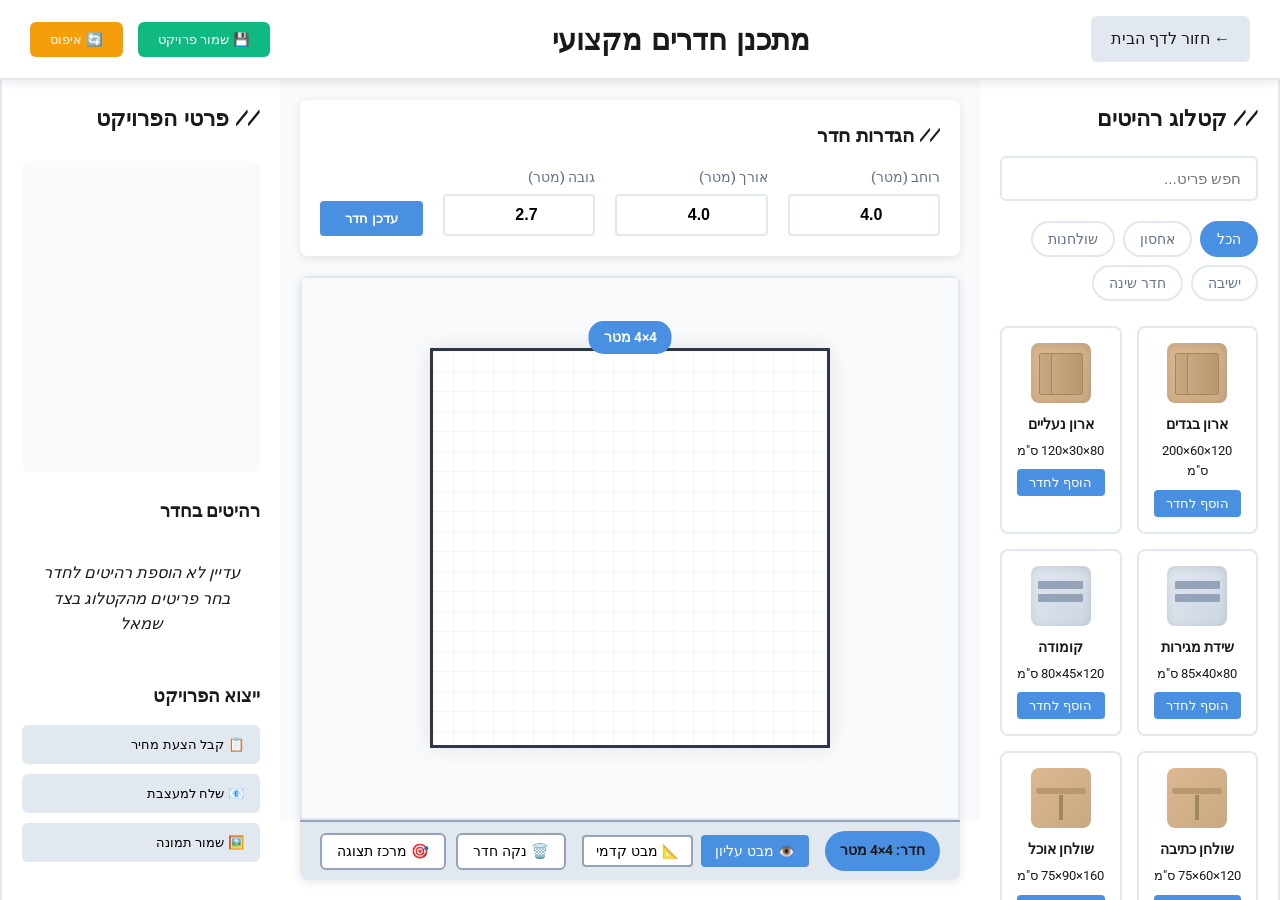
<file: room-planner.html>
<!DOCTYPE html>
<html lang="he" dir="rtl">
<head>
  <meta charset="UTF-8" />
  <meta name="viewport" content="width=device-width, initial-scale=1.0"/>
  <meta name="description" content="Floriash - מתכנן חדרים אינטראקטיבי. תכננו את החדר שלכם עם רהיטים וציוד מקצועי"/>
  <title>Floriash - מתכנן חדרים | כלי תכנון מקצועי</title>
  
  <!-- Fonts -->
  <link rel="preconnect" href="https://fonts.googleapis.com">
  <link rel="preconnect" href="https://fonts.gstatic.com" crossorigin>
  <link href="https://fonts.googleapis.com/css2?family=Orbitron:wght@400;500;600;700;900&family=Roboto:wght@300;400;500;600;700&display=swap" rel="stylesheet">
  
  <!-- Styles -->
  <link rel="stylesheet" href="style.css">
  <link rel="stylesheet" href="room-planner.css">
</head>
<body>

  <!-- Header with navigation back -->
  <header class="planner-header">
    <div class="header-content">
      <a href="index.html" class="back-button">← חזור לדף הבית</a>
      <h1 class="planner-title">מתכנן חדרים מקצועי</h1>
      <div class="header-controls">
        <button class="save-btn">💾 שמור פרויקט</button>
        <button class="reset-btn">🔄 איפוס</button>
      </div>
    </div>
  </header>

  <!-- Main Planner Interface -->
  <main class="planner-main">
    
    <!-- Left Sidebar - Furniture Catalog -->
    <aside class="furniture-catalog">
      <div class="catalog-header">
        <h2>// קטלוג רהיטים</h2>
        <div class="catalog-search">
          <input type="text" placeholder="חפש פריט..." id="searchInput">
        </div>
      </div>
      
      <div class="catalog-categories">
        <button class="category-btn active" data-category="all">הכל</button>
        <button class="category-btn" data-category="storage">אחסון</button>
        <button class="category-btn" data-category="tables">שולחנות</button>
        <button class="category-btn" data-category="seating">ישיבה</button>
        <button class="category-btn" data-category="bedroom">חדר שינה</button>
      </div>

      <div class="furniture-grid" id="furnitureGrid">
        <!-- Furniture items will be generated here -->
      </div>
    </aside>

    <!-- Center - Room Designer -->
    <section class="room-designer">
      
      <!-- Room Settings Panel -->
      <div class="room-settings">
        <h3>// הגדרות חדר</h3>
        <div class="settings-grid">
          <div class="setting-group">
            <label for="roomWidth">רוחב (מטר)</label>
            <input type="number" id="roomWidth" min="2" max="10" step="0.1" value="4.0">
          </div>
          <div class="setting-group">
            <label for="roomLength">אורך (מטר)</label>
            <input type="number" id="roomLength" min="2" max="10" step="0.1" value="4.0">
          </div>
          <div class="setting-group">
            <label for="roomHeight">גובה (מטר)</label>
            <input type="number" id="roomHeight" min="2.2" max="4" step="0.1" value="2.7">
          </div>
          <button class="apply-btn" id="applyRoomSettings">עדכן חדר</button>
        </div>
      </div>

      <!-- 3D Room View -->
      <div class="room-container">
        <div class="room-3d view-top" id="room3d">
          <div class="room-floor"></div>
          <div class="room-walls">
            <div class="wall wall-back"></div>
            <div class="wall wall-left"></div>
            <div class="wall wall-right"></div>
          </div>
          <div class="room-grid"></div>
          <div class="furniture-container" id="furnitureContainer">
            <!-- Placed furniture will appear here -->
          </div>
        </div>
        
        <div class="room-controls">
          <div class="room-info-display">
            <span class="room-size-display" id="roomSizeDisplay">חדר: 4.0×4.0 מטר</span>
          </div>
          <div class="view-controls">
            <button class="view-btn active" data-view="top">👁️ מבט עליון</button>
            <button class="view-btn" data-view="front">📐 מבט קדמי</button>
          </div>
          <div class="room-actions">
            <button class="action-btn" onclick="roomPlanner.clearRoom()">🗑️ נקה חדר</button>
            <button class="action-btn" onclick="roomPlanner.centerView()">🎯 מרכז תצוגה</button>
          </div>
        </div>
      </div>

    </section>

    <!-- Right Sidebar - Room Info & Properties -->
    <aside class="room-info">
      <div class="info-header">
        <h2>// פרטי הפרויקט</h2>
      </div>
      
      <div class="room-stats">
        <div class="stat-item">
          <span class="stat-label">שטח החדר:</span>
          <span class="stat-value" id="roomArea">16.0 מ"ר</span>
        </div>
        <div class="stat-item">
          <span class="stat-label">נפח החדר:</span>
          <span class="stat-value" id="roomVolume">43.2 מ"ק</span>
        </div>
        <div class="stat-item">
          <span class="stat-label">פריטי רהיטים:</span>
          <span class="stat-value" id="furnitureCount">0</span>
        </div>
      </div>

      <div class="placed-furniture">
        <h3>רהיטים בחדר</h3>
        <div class="furniture-list" id="furnitureList">
          <div class="empty-state">
            <p>עדיין לא הוספת רהיטים לחדר</p>
            <p>בחר פריטים מהקטלוג בצד שמאל</p>
          </div>
        </div>
      </div>

      <div class="export-options">
        <h3>ייצוא הפרויקט</h3>
        <button class="export-btn">📋 קבל הצעת מחיר</button>
        <button class="export-btn">📧 שלח למעצבת</button>
        <button class="export-btn">🖼️ שמור תמונה</button>
      </div>
    </aside>

  </main>

  <!-- Scripts -->
  <script src="room-planner.js"></script>
</body>
</html>
</file>
<file: style.css>
:root {
  --primary-color: #1a1a1a;
  --secondary-color: #2d3748;
  --accent-color: #4a90e2;
  --warm-white: #ffffff;
  --light-gray: #f7f8fc;
  --medium-gray: #e2e8f0;
  --dark-gray: #64748b;
  --wood-natural: #ddb892;
  --metal-steel: #718096;
  --assembly-blue: #3182ce;
  --shadow-light: rgba(0, 0, 0, 0.05);
  --shadow-medium: rgba(0, 0, 0, 0.1);
  --shadow-heavy: rgba(0, 0, 0, 0.15);
}

* {
  margin: 0;
  padding: 0;
  box-sizing: border-box;
}

body {
  font-family: 'Roboto', -apple-system, BlinkMacSystemFont, 'Segoe UI', sans-serif;
  background: var(--warm-white);
  color: var(--primary-color);
  direction: rtl;
  line-height: 1.6;
  overflow-x: hidden;
}

/* Professional Assembly Loading Screen */
.page-loader {
  position: fixed;
  top: 0;
  left: 0;
  width: 100%;
  height: 100%;
  background: linear-gradient(135deg, var(--warm-white) 0%, var(--light-gray) 100%);
  display: flex;
  flex-direction: column;
  align-items: center;
  justify-content: center;
  z-index: 10000;
  transition: all 1.2s cubic-bezier(0.25, 0.46, 0.45, 0.94);
}

.page-loader.hidden {
  opacity: 0;
  transform: translateY(-100%);
  pointer-events: none;
}

.blueprint-assembly {
  position: relative;
  width: 400px;
  height: 300px;
  margin-bottom: 40px;
  perspective: 1000px;
}

/* Kitchen Cabinet Assembly Animation */
.cabinet-frame {
  position: absolute;
  border: 2px solid var(--secondary-color);
  background: var(--warm-white);
  box-shadow: 0 10px 30px var(--shadow-medium);
  border-radius: 4px;
  opacity: 0;
  transform-style: preserve-3d;
}

/* Cabinet Base */
.cabinet-base {
  width: 300px;
  height: 200px;
  top: 80px;
  left: 50px;
  animation: assembleBase 2s cubic-bezier(0.25, 0.46, 0.45, 0.94) 0.5s forwards;
}

/* Cabinet Doors */
.cabinet-door {
  width: 145px;
  height: 180px;
  top: 90px;
  background: linear-gradient(135deg, var(--wood-natural), #c8a882);
  border: 2px solid var(--secondary-color);
  box-shadow: inset 0 2px 10px var(--shadow-light);
}

.cabinet-door-left {
  left: 55px;
  animation: assembleDoorLeft 1.5s cubic-bezier(0.25, 0.46, 0.45, 0.94) 1.2s forwards;
}

.cabinet-door-right {
  right: 55px;
  animation: assembleDoorRight 1.5s cubic-bezier(0.25, 0.46, 0.45, 0.94) 1.4s forwards;
}

/* Handles */
.cabinet-handle {
  position: absolute;
  width: 8px;
  height: 40px;
  background: var(--metal-steel);
  border-radius: 4px;
  top: 50%;
  transform: translateY(-50%);
  box-shadow: 0 2px 8px var(--shadow-medium);
  opacity: 0;
}

.handle-left {
  right: 10px;
  animation: fadeInScale 0.8s ease-out 2.2s forwards;
}

.handle-right {
  left: 10px;
  animation: fadeInScale 0.8s ease-out 2.4s forwards;
}

/* Shelves */
.cabinet-shelf {
  position: absolute;
  width: 280px;
  height: 8px;
  left: 60px;
  background: var(--light-gray);
  border: 1px solid var(--medium-gray);
  opacity: 0;
}

.shelf-1 {
  top: 140px;
  animation: slideInFromLeft 1s ease-out 1.8s forwards;
}

.shelf-2 {
  top: 200px;
  animation: slideInFromRight 1s ease-out 2s forwards;
}

/* Assembly Animations */
@keyframes assembleBase {
  0% {
    opacity: 0;
    transform: translateY(100px) rotateX(45deg) scale(0.8);
  }
  100% {
    opacity: 1;
    transform: translateY(0) rotateX(0) scale(1);
  }
}

@keyframes assembleDoorLeft {
  0% {
    opacity: 0;
    transform: translateX(-150px) rotateY(-90deg);
  }
  70% {
    opacity: 1;
    transform: translateX(-20px) rotateY(-10deg);
  }
  100% {
    opacity: 1;
    transform: translateX(0) rotateY(0);
  }
}

@keyframes assembleDoorRight {
  0% {
    opacity: 0;
    transform: translateX(150px) rotateY(90deg);
  }
  70% {
    opacity: 1;
    transform: translateX(20px) rotateY(10deg);
  }
  100% {
    opacity: 1;
    transform: translateX(0) rotateY(0);
  }
}

@keyframes slideInFromLeft {
  0% {
    opacity: 0;
    transform: translateX(-200px);
  }
  100% {
    opacity: 1;
    transform: translateX(0);
  }
}

@keyframes slideInFromRight {
  0% {
    opacity: 0;
    transform: translateX(200px);
  }
  100% {
    opacity: 1;
    transform: translateX(0);
  }
}

@keyframes fadeInScale {
  0% {
    opacity: 0;
    transform: translateY(-50%) scale(0);
  }
  100% {
    opacity: 1;
    transform: translateY(-50%) scale(1);
  }
}

.blueprint-text {
  font-family: 'Orbitron', monospace;
  font-size: 18px;
  font-weight: 500;
  color: var(--secondary-color);
  text-align: center;
  margin-top: 30px;
  opacity: 0;
  animation: fadeInUp 1s ease-out 0.8s forwards;
}

@keyframes fadeInUp {
  0% {
    opacity: 0;
    transform: translateY(20px);
  }
  100% {
    opacity: 1;
    transform: translateY(0);
  }
}

.part-leg3 {
  bottom: 40px;
  left: 60px;
  transform: translateX(-50px) rotateZ(-45deg);
}

.part-leg4 {
  bottom: 40px;
  right: 60px;
  transform: translateX(50px) rotateZ(45deg);
}

.part-leg.assembled {
  transform: translateX(0) rotateZ(0);
}

/* Assembly Instructions */
.assembly-text {
  font-family: 'Orbitron', monospace;
  font-size: 18px;
  color: var(--assembly-blue);
  font-weight: 500;
  letter-spacing: 1px;
  margin-bottom: 20px;
}

.assembly-steps {
  font-size: 14px;
  color: var(--dark-gray);
  text-align: center;
  line-height: 1.4;
}

/* Hero Section - Professional Assembly Design */
.hero {
  min-height: 100vh;
  display: flex;
  align-items: center;
  justify-content: center;
  position: relative;
  background: linear-gradient(135deg, var(--warm-white) 0%, var(--light-gray) 100%);
  overflow: hidden;
}

.hero::before {
  content: '';
  position: absolute;
  top: 0;
  left: 0;
  right: 0;
  bottom: 0;
  background: 
    linear-gradient(45deg, transparent 24%, var(--shadow-light) 25%, var(--shadow-light) 26%, transparent 27%, transparent 74%, var(--shadow-light) 75%, var(--shadow-light) 76%, transparent 77%),
    linear-gradient(-45deg, transparent 24%, var(--shadow-light) 25%, var(--shadow-light) 26%, transparent 27%, transparent 74%, var(--shadow-light) 75%, var(--shadow-light) 76%, transparent 77%);
  background-size: 60px 60px;
  opacity: 0.15;
  pointer-events: none;
}

.technical-grid {
  position: absolute;
  top: 0;
  left: 0;
  width: 100%;
  height: 100%;
  pointer-events: none;
  opacity: 0.08;
}

.grid-line {
  position: absolute;
  background: var(--secondary-color);
}

.grid-line.horizontal {
  width: 100%;
  height: 1px;
}

.grid-line.vertical {
  width: 1px;
  height: 100%;
}

.grid-line.horizontal:nth-child(1) { top: 20%; }
.grid-line.horizontal:nth-child(2) { top: 40%; }
.grid-line.horizontal:nth-child(3) { top: 60%; }
.grid-line.horizontal:nth-child(4) { top: 80%; }

.grid-line.vertical:nth-child(6) { left: 20%; }
.grid-line.vertical:nth-child(7) { left: 40%; }
.grid-line.vertical:nth-child(8) { left: 60%; }
.grid-line.vertical:nth-child(9) { left: 80%; }

.floating-elements {
  position: absolute;
  width: 100%;
  height: 100%;
  pointer-events: none;
}

.floating-element {
  position: absolute;
  width: 6px;
  height: 6px;
  background: var(--accent-color);
  border-radius: 50%;
  opacity: 0.4;
  animation: professionalFloat 12s infinite ease-in-out;
}

.floating-element:nth-child(1) {
  top: 15%;
  left: 10%;
  animation-delay: 0s;
}

.floating-element:nth-child(2) {
  top: 70%;
  right: 15%;
  animation-delay: 4s;
}

.floating-element:nth-child(3) {
  bottom: 25%;
  left: 70%;
  animation-delay: 8s;
}

@keyframes professionalFloat {
  0%, 100% {
    transform: translateY(0) scale(1);
    opacity: 0.4;
  }
  50% {
    transform: translateY(-15px) scale(1.1);
    opacity: 0.7;
  }
}

.hero-content {
  position: relative;
  z-index: 3;
  text-align: center;
  max-width: 850px;
  padding: 0 20px;
}

.logo-container h1 {
  font-family: 'Orbitron', monospace;
  font-size: clamp(3rem, 7vw, 5rem);
  font-weight: 700;
  color: var(--primary-color) !important;
  margin-bottom: 1rem;
  position: relative;
  opacity: 1 !important;
  /* Remove animation to ensure immediate visibility */
}

.logo-container h1::after {
  content: '';
  position: absolute;
  bottom: -8px;
  left: 50%;
  transform: translateX(-50%);
  width: 0;
  height: 3px;
  background: linear-gradient(90deg, transparent, var(--accent-color), transparent);
  animation: expandUnderline 1.5s ease-out 1.2s both;
}

@keyframes expandUnderline {
  0% {
    width: 0;
  }
  100% {
    width: 120px;
  }
}

.hero-subtitle {
  font-size: clamp(1.2rem, 3vw, 1.5rem);
  font-weight: 400;
  color: var(--dark-gray) !important;
  margin-bottom: 2rem;
  opacity: 1 !important;
  /* Remove animation to ensure immediate visibility */
}

.hero-description {
  font-size: clamp(1rem, 2.5vw, 1.2rem);
  color: var(--dark-gray) !important;
  margin-bottom: 3rem;
  line-height: 1.7;
  max-width: 650px;
  margin-left: auto;
  margin-right: auto;
  opacity: 1 !important;
  /* Remove animation to ensure immediate visibility */
}

/* Professional CTA Button */
.cta-button {
  display: inline-flex;
  align-items: center;
  padding: 18px 35px;
  background: linear-gradient(135deg, var(--accent-color), var(--assembly-blue));
  color: var(--warm-white) !important;
  text-decoration: none;
  font-family: 'Orbitron', monospace;
  font-size: 1.1rem;
  font-weight: 500;
  border-radius: 6px;
  position: relative;
  overflow: hidden;
  box-shadow: 0 8px 25px var(--shadow-medium);
  transition: all 0.4s cubic-bezier(0.25, 0.46, 0.45, 0.94);
  opacity: 1 !important;
  /* Remove animation to ensure immediate visibility */
}

.cta-button::before {
  content: '';
  position: absolute;
  top: 0;
  left: -100%;
  width: 100%;
  height: 100%;
  background: linear-gradient(90deg, transparent, rgba(255,255,255,0.2), transparent);
  transition: left 0.6s ease;
}

.cta-button:hover::before {
  left: 100%;
}

.cta-button:hover {
  transform: translateY(-3px);
  box-shadow: 0 12px 35px var(--shadow-heavy);
}

.cta-button:active {
  transform: translateY(-1px);
}

/* Professional CTA Button */
.cta-button {
  display: inline-block;
  background: var(--accent-color);
  color: white;
  padding: 15px 40px;
  border: none;
  border-radius: 5px;
  text-decoration: none;
  font-weight: 500;
  font-size: 1rem;
  transition: all 0.3s ease;
  box-shadow: 0 4px 15px rgba(52, 152, 219, 0.3);
  opacity: 0;
  transform: translateY(30px) scale(0.9);
}

.cta-button.assembled {
  opacity: 1;
  transform: translateY(0) scale(1);
  transition: all 0.8s ease-out;
}

.cta-button:hover {
  background: var(--assembly-blue);
  transform: translateY(-2px);
  box-shadow: 0 6px 20px rgba(52, 152, 219, 0.4);
}

.cta-button:active {
  transform: translateY(0);
}

/* Assembly Animation Trigger */
.cta-button.disassembling {
  animation: disassemble 0.6s ease-out forwards;
}

@keyframes disassemble {
  0% { transform: scale(1); }
  25% { transform: scale(1.05) rotateZ(2deg); }
  50% { transform: scale(0.95) rotateZ(-2deg); }
  75% { transform: scale(1.02) rotateZ(1deg); }
  100% { transform: scale(1) rotateZ(0deg); }
}

/* Professional Sections */
.section {
  padding: 100px 0;
  position: relative;
  background: var(--warm-white);
}

.section:nth-child(even) {
  background: var(--light-gray);
}

.section::before {
  content: '';
  position: absolute;
  top: 0;
  left: 5%;
  right: 5%;
  height: 1px;
  background: linear-gradient(90deg, transparent, var(--medium-gray), transparent);
  opacity: 0.7;
}

.container {
  max-width: 1200px;
  margin: 0 auto;
  padding: 0 30px;
  position: relative;
}

/* Professional Section Titles */
.section-title {
  font-family: 'Orbitron', monospace;
  font-size: clamp(2rem, 5vw, 2.8rem);
  font-weight: 600;
  text-align: center;
  margin-bottom: 4rem;
  color: var(--primary-color);
  position: relative;
  /* Remove initial opacity: 0 for immediate visibility */
}

.section-title::before {
  content: '//';
  color: var(--accent-color);
  margin-right: 15px;
  font-weight: 400;
}

.section-title::after {
  content: '';
  position: absolute;
  bottom: -15px;
  left: 50%;
  transform: translateX(-50%);
  width: 80px;
  height: 3px;
  background: linear-gradient(90deg, transparent, var(--accent-color), transparent);
  animation: expandWidth 1s ease-out 0.8s both;
}

/* Professional Component Cards */
.services-grid,
.spec-grid {
  display: grid;
  grid-template-columns: repeat(auto-fit, minmax(350px, 1fr));
  gap: 40px;
  margin-top: 4rem;
}

.service-card,
.spec-item {
  background: white;
  padding: 40px 30px;
  border-radius: 12px;
  box-shadow: 
    0 4px 6px var(--shadow-light),
    0 10px 25px var(--shadow-medium);
  transition: all 0.4s cubic-bezier(0.25, 0.46, 0.45, 0.94);
  position: relative;
  overflow: hidden;
  border: 1px solid var(--medium-gray);
  /* Remove initial opacity: 0 for immediate visibility */
}

.service-card.visible,
.spec-item.visible {
  transform: translateY(-5px);
}

.service-card::before {
  content: '';
  position: absolute;
  top: 0;
  left: 0;
  width: 100%;
  height: 4px;
  background: linear-gradient(90deg, var(--accent-color), var(--assembly-blue));
  transform: scaleX(0);
  transform-origin: left;
  transition: transform 0.6s ease;
}

.service-card:hover::before {
  transform: scaleX(1);
}

.service-card:hover,
.spec-item:hover {
  transform: translateY(-8px);
  box-shadow: 
    0 8px 15px var(--shadow-medium),
    0 20px 40px var(--shadow-heavy);
}

.service-card::before,
.spec-item::before {
  content: '';
  position: absolute;
  top: 0;
  left: 0;
  right: 0;
  height: 4px;
  background: var(--accent-color);
  transform: scaleX(0);
  transition: transform 0.3s ease;
}

.service-card:hover::before,
.spec-item:hover::before {
  transform: scaleX(1);
}

.service-card:hover,
.spec-item:hover {
  transform: translateY(-5px);
  box-shadow: 0 15px 40px rgba(0, 0, 0, 0.15);
}

.service-icon {
  font-size: 2.5rem;
  margin-bottom: 1.5rem;
  color: var(--accent-color);
}

.service-title,
.spec-title {
  font-family: 'Orbitron', monospace;
  font-size: 1.4rem;
  font-weight: 600;
  color: var(--primary-color);
  margin-bottom: 1rem;
  position: relative;
}

.service-title::before {
  content: '> ';
  color: var(--accent-color);
  font-weight: 400;
}

.service-description,
.spec-description {
  color: var(--dark-gray);
  line-height: 1.7;
  font-size: 1rem;
  margin-bottom: 1.5rem;
}

/* About Section */
.about {
  background: var(--light-gray);
}

.about-content {
  display: grid;
  grid-template-columns: 1fr 1fr;
  gap: 50px;
  align-items: center;
}

.about-text {
  font-size: 1.1rem;
  line-height: 1.7;
  color: var(--secondary-color);
}

.about-text p {
  margin-bottom: 1.5rem;
}

.tools {
  display: flex;
  gap: 15px;
  margin-top: 2rem;
  flex-wrap: wrap;
}

.tool-badge {
  display: inline-block;
  padding: 6px 12px;
  background: linear-gradient(135deg, var(--light-gray), var(--medium-gray));
  color: var(--secondary-color);
  font-family: 'Orbitron', monospace;
  font-size: 0.85rem;
  font-weight: 500;
  border-radius: 4px;
  margin: 5px;
  border: 1px solid var(--medium-gray);
  transition: all 0.3s ease;
}

.tool-badge:hover {
  background: linear-gradient(135deg, var(--accent-color), var(--assembly-blue));
  color: white;
  transform: translateY(-2px);
}

.stats-grid {
  display: grid;
  grid-template-columns: repeat(2, 1fr);
  gap: 20px;
}

.stat-item {
  background: white;
  padding: 25px;
  border-radius: 8px;
  text-align: center;
  box-shadow: 0 5px 15px rgba(0, 0, 0, 0.1);
  transition: all 0.3s ease;
  opacity: 0;
  transform: perspective(300px) rotateX(15deg);
}

.stat-item.assembled {
  opacity: 1;
  transform: perspective(300px) rotateX(0deg);
}

.stat-item:hover {
  transform: translateY(-3px);
}

.stat-number {
  font-family: 'Orbitron', monospace;
  font-size: 2rem;
  font-weight: 600;
  color: var(--accent-color);
  margin-bottom: 0.5rem;
}

.stat-label {
  font-weight: 500;
  color: var(--secondary-color);
}

/* Contact Section */
.contact {
  background: var(--primary-color);
  color: white;
}

.contact .section-title {
  color: white;
}

.contact .section-title::after {
  background: var(--accent-color);
}

.contact-content {
  display: grid;
  grid-template-columns: 1fr 1fr;
  gap: 50px;
  align-items: start;
}

.contact-info h3 {
  font-size: 1.4rem;
  margin-bottom: 1.5rem;
  color: var(--accent-color);
}

.contact-info p {
  color: rgba(255, 255, 255, 0.8);
  margin-bottom: 2rem;
  line-height: 1.6;
}

.contact-methods {
  list-style: none;
}

.contact-methods li {
  padding: 10px 0;
  display: flex;
  align-items: center;
  gap: 15px;
  color: rgba(255, 255, 255, 0.9);
}

.contact-icon {
  width: 18px;
  height: 18px;
  background: var(--accent-color);
  border-radius: 50%;
  display: flex;
  align-items: center;
  justify-content: center;
  color: white;
  font-size: 0.8rem;
  font-weight: bold;
}

/* Professional Contact Form */
.contact-form {
  background: white;
  padding: 50px 40px;
  border-radius: 12px;
  box-shadow: 
    0 10px 30px var(--shadow-medium),
    0 0 0 1px var(--medium-gray);
  position: relative;
  overflow: hidden;
}

.contact-form::before {
  content: '';
  position: absolute;
  top: 0;
  left: 0;
  width: 100%;
  height: 4px;
  background: linear-gradient(90deg, var(--accent-color), var(--assembly-blue));
}

.form-group {
  margin-bottom: 30px;
  position: relative;
}

.form-group label {
  display: block;
  font-family: 'Orbitron', monospace;
  font-size: 0.95rem;
  font-weight: 500;
  color: var(--secondary-color);
  margin-bottom: 8px;
}

.form-group input,
.form-group textarea {
  width: 100%;
  padding: 15px 18px;
  border: 2px solid var(--medium-gray);
  border-radius: 6px;
  font-size: 1rem;
  font-family: 'Roboto', sans-serif;
  transition: all 0.3s ease;
  background: var(--light-gray);
}

.form-group input:focus,
.form-group textarea:focus {
  outline: none;
  border-color: var(--accent-color);
  background: white;
  box-shadow: 0 0 0 3px rgba(74, 144, 226, 0.1);
}

.submit-btn {
  width: 100%;
  padding: 18px;
  background: linear-gradient(135deg, var(--accent-color), var(--assembly-blue));
  color: white;
  border: none;
  border-radius: 6px;
  font-family: 'Orbitron', monospace;
  font-size: 1.1rem;
  font-weight: 600;
  cursor: pointer;
  transition: all 0.3s ease;
  position: relative;
  overflow: hidden;
}

.submit-btn::before {
  content: '';
  position: absolute;
  top: 0;
  left: -100%;
  width: 100%;
  height: 100%;
  background: linear-gradient(90deg, transparent, rgba(255,255,255,0.2), transparent);
  transition: left 0.6s ease;
}

.submit-btn:hover::before {
  left: 100%;
}

.submit-btn:hover {
  transform: translateY(-2px);
  box-shadow: 0 8px 25px var(--shadow-medium);
}

.success-message {
  display: none;
  margin-top: 20px;
  padding: 15px 20px;
  background: linear-gradient(135deg, #27ae60, #2ecc71);
  color: white;
  border-radius: 6px;
  font-family: 'Orbitron', monospace;
  font-weight: 500;
}

/* Footer */
footer {
  background: var(--secondary-color);
  color: white;
  text-align: center;
  padding: 30px 0;
}

.footer-content {
  display: flex;
  justify-content: space-between;
  align-items: center;
  flex-wrap: wrap;
  gap: 20px;
}

.footer-brand {
  font-family: 'Orbitron', monospace;
  font-size: 1.3rem;
  font-weight: 600;
}

.footer-text {
  opacity: 0.8;
  font-size: 0.9rem;
}

/* Mobile Navigation */
.mobile-nav {
  position: fixed;
  bottom: 20px;
  left: 50%;
  transform: translateX(-50%);
  background: white;
  box-shadow: 0 5px 25px rgba(0, 0, 0, 0.15);
  border-radius: 25px;
  padding: 10px 20px;
  display: none;
  z-index: 1000;
}

.mobile-nav.show {
  display: flex;
  gap: 15px;
}

.mobile-nav a {
  color: var(--secondary-color);
  text-decoration: none;
  padding: 8px 12px;
  border-radius: 15px;
  font-size: 0.9rem;
  font-weight: 500;
  transition: all 0.3s ease;
}

.mobile-nav a:hover,
.mobile-nav a.active {
  background: var(--accent-color);
  color: white;
}

/* Force text visibility - fix for white on white issue */
h1, h2, h3, h4, h5, h6,
p, span, div, a, 
.hero-subtitle,
.hero-description,
.service-title,
.service-description,
.about-text p,
.section-title {
  color: var(--primary-color) !important;
}

.hero-subtitle,
.hero-description,
.service-description {
  color: var(--dark-gray) !important;
}

/* Ensure main sections have proper text color */
.about-text p,
.service-card p,
.spec-item p {
  color: var(--dark-gray) !important;
  opacity: 1 !important;
}

/* Fix any invisible text issues */
.logo-container h1 {
  color: var(--primary-color) !important;
  opacity: 1 !important;
}

/* Animations */
@keyframes fadeInUp {
  from {
    opacity: 0;
    transform: translateY(30px);
  }
  to {
    opacity: 1;
    transform: translateY(0);
  }
}

.fade-in-up {
  opacity: 0;
  transform: translateY(30px);
  transition: all 0.8s cubic-bezier(0.25, 0.46, 0.45, 0.94);
}

.fade-in-up.visible {
  opacity: 1;
  transform: translateY(0);
}

.cta-button::before {
  content: '';
  position: absolute;
  top: 0;
  left: -100%;
  width: 100%;
  height: 100%;
  background: linear-gradient(90deg, transparent, rgba(0, 212, 255, 0.2), transparent);
  transition: left 0.5s ease;
}

.cta-button:hover::before {
  left: 100%;
}

.cta-button:hover {
  color: #ffffff;
  border-color: var(--neon-pink);
  box-shadow: 
    0 0 20px rgba(0, 212, 255, 0.5),
    inset 0 0 20px rgba(0, 212, 255, 0.1);
  transform: translateY(-3px);
}

/* Sections with Industrial Design */
.section {
  padding: 100px 0;
  position: relative;
  background: linear-gradient(180deg, #0a0a0a 0%, #1a1a2e 50%, #0a0a0a 100%);
}

.section::before {
  content: '';
  position: absolute;
  top: 0;
  left: 0;
  right: 0;
  height: 1px;
  background: linear-gradient(90deg, transparent, var(--neon-cyan), transparent);
}

.container {
  max-width: 1200px;
  margin: 0 auto;
  padding: 0 20px;
  position: relative;
}

/* Industrial Section Titles */
.section-title {
  font-family: 'Orbitron', monospace;
  font-size: 3rem;
  font-weight: 700;
  text-align: center;
  margin-bottom: 4rem;
  position: relative;
  color: #ffffff;
  letter-spacing: 2px;
}

.section-title::before {
  content: '>';
  position: absolute;
  left: 50%;
  top: -30px;
  transform: translateX(-50%);
  color: var(--neon-cyan);
  font-size: 1.5rem;
  animation: blink 2s infinite;
}

.section-title::after {
  content: '';
  position: absolute;
  bottom: -15px;
  left: 50%;
  transform: translateX(-50%);
  width: 100px;
  height: 2px;
  background: linear-gradient(90deg, transparent, var(--neon-pink), transparent);
}

@keyframes blink {
  0%, 50% { opacity: 1; }
  51%, 100% { opacity: 0; }
}

/* Industrial Cards */
.services-grid,
.spec-grid {
  display: grid;
  grid-template-columns: repeat(auto-fit, minmax(350px, 1fr));
  gap: 40px;
  margin-top: 4rem;
}

.service-card,
.spec-item {
  background: linear-gradient(135deg, rgba(255, 255, 255, 0.05) 0%, rgba(255, 255, 255, 0.02) 100%);
  backdrop-filter: blur(10px);
  -webkit-backdrop-filter: blur(10px);
  border: 1px solid rgba(0, 212, 255, 0.2);
  padding: 40px 30px;
  position: relative;
  overflow: hidden;
  transition: all 0.3s ease;
  clip-path: polygon(0 0, calc(100% - 20px) 0, 100% 20px, 100% 100%, 20px 100%, 0 calc(100% - 20px));
}

.service-card::before,
.spec-item::before {
  content: '';
  position: absolute;
  top: 0;
  left: -100%;
  width: 100%;
  height: 1px;
  background: linear-gradient(90deg, transparent, var(--neon-cyan), transparent);
  transition: left 0.5s ease;
}

.service-card:hover::before,
.spec-item:hover::before {
  left: 100%;
}

.service-card:hover,
.spec-item:hover {
  transform: translateY(-10px);
  border-color: var(--neon-pink);
  box-shadow: 
    0 20px 40px rgba(0, 0, 0, 0.3),
    0 0 30px rgba(0, 212, 255, 0.2);
}

.service-icon {
  font-size: 3.5rem;
  margin-bottom: 1.5rem;
  display: block;
  color: var(--neon-cyan);
  filter: drop-shadow(0 0 10px rgba(0, 212, 255, 0.5));
}

.service-title,
.spec-title {
  font-family: 'Orbitron', monospace;
  font-size: 1.4rem;
  font-weight: 600;
  margin-bottom: 1rem;
  color: #ffffff;
  letter-spacing: 1px;
}

.service-description,
.spec-description {
  color: rgba(255, 255, 255, 0.8);
  line-height: 1.6;
  margin-bottom: 1.5rem;
}

/* Industrial Lists */
.service-features {
  list-style: none;
  text-align: right;
}

.service-features li {
  padding: 8px 0;
  color: rgba(255, 255, 255, 0.9);
  position: relative;
  padding-right: 25px;
  font-family: 'Roboto', sans-serif;
}

.service-features li::before {
  content: '▶';
  position: absolute;
  right: 0;
  color: var(--neon-cyan);
  font-size: 0.8rem;
  animation: pulse 2s infinite;
}

@keyframes pulse {
  0%, 100% { opacity: 1; transform: scale(1); }
  50% { opacity: 0.7; transform: scale(1.1); }
}

/* About Section with Stats */
.about {
  background: linear-gradient(135deg, #1a1a2e 0%, #16213e 100%);
}

.about-content {
  display: grid;
  grid-template-columns: 1fr 1fr;
  gap: 60px;
  align-items: center;
}

.about-text {
  font-size: 1.1rem;
  line-height: 1.8;
  color: rgba(255, 255, 255, 0.9);
}

.about-text p {
  margin-bottom: 1.5rem;
}

.tools {
  display: flex;
  gap: 20px;
  margin-top: 2rem;
  flex-wrap: wrap;
}

.tool-badge {
  background: linear-gradient(45deg, var(--industrial-blue), var(--industrial-orange));
  color: white;
  padding: 10px 25px;
  font-weight: 500;
  font-size: 0.9rem;
  position: relative;
  overflow: hidden;
  font-family: 'Orbitron', monospace;
  letter-spacing: 1px;
  clip-path: polygon(10px 0, 100% 0, calc(100% - 10px) 100%, 0 100%);
}

.stats-grid {
  display: grid;
  grid-template-columns: repeat(2, 1fr);
  gap: 30px;
}

.stat-item {
  background: rgba(0, 212, 255, 0.1);
  border: 1px solid rgba(0, 212, 255, 0.3);
  padding: 30px;
  text-align: center;
  position: relative;
  overflow: hidden;
  transition: all 0.3s ease;
}

.stat-item::before {
  content: '';
  position: absolute;
  top: 0;
  left: 0;
  right: 0;
  height: 2px;
  background: var(--neon-cyan);
  transform: scaleX(0);
  transition: transform 0.3s ease;
}

.stat-item:hover::before {
  transform: scaleX(1);
}

.stat-number {
  font-family: 'Orbitron', monospace;
  font-size: 2.5rem;
  font-weight: 700;
  color: var(--neon-cyan);
  margin-bottom: 0.5rem;
  text-shadow: 0 0 20px rgba(0, 212, 255, 0.5);
}

.stat-label {
  font-weight: 500;
  color: rgba(255, 255, 255, 0.8);
  letter-spacing: 1px;
}

/* Specializations with Industrial Theme */
.specializations {
  background: var(--dark-gradient);
  position: relative;
}

.specializations::before {
  content: '';
  position: absolute;
  top: 0;
  left: 0;
  right: 0;
  bottom: 0;
  background: url('data:image/svg+xml,<svg xmlns="http://www.w3.org/2000/svg" viewBox="0 0 100 100"><defs><pattern id="grid" width="10" height="10" patternUnits="userSpaceOnUse"><path d="M 10 0 L 0 0 0 10" fill="none" stroke="rgba(0,212,255,0.1)" stroke-width="0.5"/></pattern></defs><rect width="100" height="100" fill="url(%23grid)"/></svg>');
  opacity: 0.3;
}

.spec-emoji {
  font-size: 3rem;
  margin-bottom: 1rem;
  display: block;
  filter: drop-shadow(0 0 10px rgba(255, 0, 128, 0.5));
}

/* Contact Section */
.contact {
  background: linear-gradient(135deg, #16213e 0%, #0f3460 100%);
}

.contact-content {
  display: grid;
  grid-template-columns: 1fr 1fr;
  gap: 60px;
  align-items: start;
}

.contact-form {
  background: white;
  padding: 50px 40px;
  border-radius: 12px;
  box-shadow: 
    0 10px 30px var(--shadow-medium),
    0 0 0 1px var(--medium-gray);
  position: relative;
  overflow: hidden;
}

.contact-form::before {
  content: '';
  position: absolute;
  top: 0;
  left: 0;
  width: 100%;
  height: 4px;
  background: linear-gradient(90deg, var(--accent-color), var(--assembly-blue));
}

.form-group {
  margin-bottom: 30px;
  position: relative;
}

.form-group label {
  display: block;
  font-family: 'Orbitron', monospace;
  font-size: 0.95rem;
  font-weight: 500;
  color: var(--secondary-color);
  margin-bottom: 8px;
}

.form-group input,
.form-group textarea {
  width: 100%;
  padding: 15px 18px;
  border: 2px solid var(--medium-gray);
  border-radius: 6px;
  font-size: 1rem;
  font-family: 'Roboto', sans-serif;
  transition: all 0.3s ease;
  background: var(--light-gray);
}

.form-group input:focus,
.form-group textarea:focus {
  outline: none;
  border-color: var(--accent-color);
  background: white;
  box-shadow: 0 0 0 3px rgba(74, 144, 226, 0.1);
}

.submit-btn {
  width: 100%;
  padding: 18px;
  background: linear-gradient(135deg, var(--accent-color), var(--assembly-blue));
  color: white;
  border: none;
  border-radius: 6px;
  font-family: 'Orbitron', monospace;
  font-size: 1.1rem;
  font-weight: 600;
  cursor: pointer;
  transition: all 0.3s ease;
  position: relative;
  overflow: hidden;
}

.submit-btn::before {
  content: '';
  position: absolute;
  top: 0;
  left: -100%;
  width: 100%;
  height: 100%;
  background: linear-gradient(90deg, transparent, rgba(255,255,255,0.2), transparent);
  transition: left 0.6s ease;
}

.submit-btn:hover::before {
  left: 100%;
}

.submit-btn:hover {
  transform: translateY(-2px);
  box-shadow: 0 8px 25px var(--shadow-medium);
}

.success-message {
  display: none;
  margin-top: 20px;
  padding: 15px 20px;
  background: linear-gradient(135deg, #27ae60, #2ecc71);
  color: white;
  border-radius: 6px;
  font-family: 'Orbitron', monospace;
  font-weight: 500;
}

/* Footer */
footer {
  background: #000000;
  color: rgba(255, 255, 255, 0.8);
  text-align: center;
  padding: 40px 0;
  border-top: 1px solid rgba(0, 212, 255, 0.2);
}

.footer-content {
  display: flex;
  justify-content: space-between;
  align-items: center;
  flex-wrap: wrap;
  gap: 20px;
}

.footer-brand {
  font-family: 'Orbitron', monospace;
  font-size: 1.5rem;
  font-weight: 600;
  color: var(--neon-cyan);
  letter-spacing: 2px;
}

/* Animations */
@keyframes fadeInUp {
  from {
    opacity: 0;
    transform: translateY(30px);
  }
  to {
    opacity: 1;
    transform: translateY(0);
  }
}

.fade-in-up {
  animation: fadeInUp 0.6s ease-out;
}

/* Mobile Responsive */
@media (max-width: 768px) {
  .hero {
    min-height: 80vh;
    padding: 20px 0;
  }

  .hero h1 {
    font-size: 3rem;
  }

  .hero-subtitle {
    font-size: 1.2rem;
  }

  .hero-description {
    font-size: 1rem;
    margin-bottom: 2rem;
  }

  .cta-button {
    padding: 12px 30px;
    font-size: 1rem;
  }

  .about-content,
  .contact-content {
    grid-template-columns: 1fr;
    gap: 40px;
  }

  .stats-grid {
    grid-template-columns: repeat(2, 1fr);
    gap: 20px;
  }

  .services-grid,
  .spec-grid {
    grid-template-columns: 1fr;
    gap: 30px;
  }

  .section-title {
    font-size: 2rem;
  }

  .section {
    padding: 60px 0;
  }

  .container {
    padding: 0 15px;
  }

  .contact-form {
    padding: 30px 20px;
  }

  .footer-content {
    flex-direction: column;
    text-align: center;
    gap: 15px;
  }

  .tools {
    flex-direction: column;
    align-items: center;
    gap: 10px;
  }

  .service-features {
    text-align: center;
  }

  .logo-container::before,
  .logo-container::after {
    display: none;
  }
}

@media (max-width: 480px) {
  .hero h1 {
    font-size: 2.5rem;
  }

  .hero-subtitle {
    font-size: 1rem;
  }

  .section-title {
    font-size: 1.6rem;
  }

  .stats-grid {
    grid-template-columns: 1fr;
    gap: 15px;
  }

  .service-icon {
    font-size: 2.5rem;
  }

  .spec-emoji {
    font-size: 2rem;
  }
}

/* Professional Mobile Responsive Improvements */
@media (max-width: 768px) {
  .cabinet-base {
    width: 250px;
    height: 160px;
    top: 70px;
    left: 25px;
  }
  
  .cabinet-door {
    width: 115px;
    height: 140px;
    top: 80px;
  }
  
  .cabinet-door-left {
    left: 30px;
  }
  
  .cabinet-door-right {
    right: 30px;
  }
  
  .cabinet-shelf {
    width: 230px;
    left: 35px;
  }
  
  .hero-content {
    padding: 0 15px;
  }
  
  .services-grid,
  .spec-grid {
    grid-template-columns: 1fr;
    gap: 25px;
  }
  
  .service-card,
  .spec-item {
    padding: 30px 25px;
  }
  
  .contact-form {
    padding: 40px 25px;
  }
}

/* CTA Buttons Container */
.cta-buttons {
  display: flex;
  gap: 20px;
  justify-content: center;
  flex-wrap: wrap;
}

.cta-button.primary {
  background: linear-gradient(135deg, var(--accent-color), var(--assembly-blue));
}

.cta-button.secondary {
  background: linear-gradient(135deg, var(--wood-natural), #c8a882);
  color: var(--primary-color) !important;
  border: 2px solid var(--medium-gray);
}

.cta-button.secondary:hover {
  background: linear-gradient(135deg, var(--accent-color), var(--assembly-blue));
  color: white !important;
  border-color: var(--accent-color);
}

@media (max-width: 768px) {
  .cta-buttons {
    flex-direction: column;
    align-items: center;
  }
  
  .cta-button {
    width: 100%;
    max-width: 280px;
  }
}

/* Additional Professional Touches */
.service-card:nth-child(odd) {
  animation-delay: 0.1s;
}

.service-card:nth-child(even) {
  animation-delay: 0.2s;
}

.spec-item:nth-child(3n+1) {
  animation-delay: 0.1s;
}

.spec-item:nth-child(3n+2) {
  animation-delay: 0.2s;
}

.spec-item:nth-child(3n+3) {
  animation-delay: 0.3s;
}

/* Smooth scroll behavior */
html {
  scroll-behavior: smooth;
}

/* Professional loading states */
.loading {
  opacity: 0.7;
  pointer-events: none;
  transition: opacity 0.3s ease;
}
</file>
<file: room-planner.css>
/* Room Planner Styles */
:root {
  --planner-primary: #1a1a1a;
  --planner-secondary: #2d3748;
  --planner-accent: #4a90e2;
  --planner-bg: #f8fafc;
  --planner-white: #ffffff;
  --planner-light-gray: #e2e8f0;
  --planner-medium-gray: #94a3b8;
  --planner-dark-gray: #64748b;
  --planner-success: #10b981;
  --planner-warning: #f59e0b;
  --planner-shadow: rgba(0, 0, 0, 0.1);
  --planner-shadow-heavy: rgba(0, 0, 0, 0.2);
}

/* Global Layout */
.planner-main {
  display: grid;
  grid-template-columns: 300px 1fr 280px;
  height: calc(100vh - 80px);
  background: var(--planner-bg);
  gap: 0;
}

/* Header */
.planner-header {
  position: fixed;
  top: 0;
  left: 0;
  right: 0;
  height: 80px;
  background: var(--planner-white);
  border-bottom: 2px solid var(--planner-light-gray);
  z-index: 1000;
  box-shadow: 0 2px 10px var(--planner-shadow);
}

.header-content {
  display: flex;
  align-items: center;
  justify-content: space-between;
  height: 100%;
  padding: 0 30px;
  max-width: 1400px;
  margin: 0 auto;
}

.back-button {
  display: flex;
  align-items: center;
  padding: 10px 20px;
  background: var(--planner-light-gray);
  color: var(--planner-primary);
  text-decoration: none;
  border-radius: 6px;
  font-weight: 500;
  transition: all 0.3s ease;
}

.back-button:hover {
  background: var(--planner-accent);
  color: white;
  transform: translateX(5px);
}

.planner-title {
  font-family: 'Orbitron', monospace;
  font-size: 1.8rem;
  font-weight: 600;
  color: var(--planner-primary);
  margin: 0;
}

.header-controls {
  display: flex;
  gap: 15px;
}

.save-btn,
.reset-btn {
  padding: 10px 20px;
  border: none;
  border-radius: 6px;
  font-weight: 500;
  cursor: pointer;
  transition: all 0.3s ease;
}

.save-btn {
  background: var(--planner-success);
  color: white;
}

.reset-btn {
  background: var(--planner-warning);
  color: white;
}

.save-btn:hover,
.reset-btn:hover {
  transform: translateY(-2px);
  box-shadow: 0 4px 15px var(--planner-shadow);
}

/* Furniture Catalog Sidebar */
.furniture-catalog {
  background: var(--planner-white);
  border-right: 2px solid var(--planner-light-gray);
  padding: 20px;
  overflow-y: auto;
  margin-top: 80px;
  height: calc(100vh - 80px);
}

.catalog-header h2 {
  font-family: 'Orbitron', monospace;
  font-size: 1.4rem;
  font-weight: 600;
  color: var(--planner-primary);
  margin-bottom: 20px;
}

.catalog-search input {
  width: 100%;
  padding: 12px 15px;
  border: 2px solid var(--planner-light-gray);
  border-radius: 6px;
  font-size: 0.95rem;
  margin-bottom: 20px;
}

.catalog-search input:focus {
  outline: none;
  border-color: var(--planner-accent);
}

.catalog-categories {
  display: flex;
  flex-wrap: wrap;
  gap: 8px;
  margin-bottom: 25px;
}

.category-btn {
  padding: 8px 15px;
  border: 2px solid var(--planner-light-gray);
  background: white;
  border-radius: 20px;
  font-size: 0.85rem;
  font-weight: 500;
  cursor: pointer;
  transition: all 0.3s ease;
  color: var(--planner-dark-gray);
}

.category-btn.active,
.category-btn:hover {
  background: var(--planner-accent);
  border-color: var(--planner-accent);
  color: white;
}

/* Furniture Grid */
.furniture-grid {
  display: grid;
  grid-template-columns: 1fr 1fr;
  gap: 15px;
}

.furniture-item {
  background: white;
  border: 2px solid var(--planner-light-gray);
  border-radius: 8px;
  padding: 15px;
  cursor: pointer;
  transition: all 0.3s ease;
  text-align: center;
}

.furniture-item:hover {
  border-color: var(--planner-accent);
  transform: translateY(-2px);
  box-shadow: 0 4px 15px var(--planner-shadow);
}

.furniture-item.selected {
  border-color: var(--planner-success);
  background: rgba(16, 185, 129, 0.1);
}

.furniture-icon {
  width: 60px;
  height: 60px;
  margin: 0 auto 10px;
  background: var(--planner-light-gray);
  border-radius: 8px;
  display: flex;
  align-items: center;
  justify-content: center;
  font-size: 1.5rem;
  position: relative;
  overflow: hidden;
}

/* 3D Furniture Icons */
.furniture-icon.cabinet {
  background: linear-gradient(135deg, #ddb892, #c8a882);
  box-shadow: inset 0 2px 8px rgba(0,0,0,0.1);
}

.furniture-icon.cabinet::before {
  content: '';
  position: absolute;
  width: 30px;
  height: 40px;
  background: linear-gradient(90deg, #c8a882, #b8986f);
  border: 1px solid #a0885f;
  border-radius: 2px;
  left: 8px;
  top: 10px;
}

.furniture-icon.cabinet::after {
  content: '';
  position: absolute;
  width: 30px;
  height: 40px;
  background: linear-gradient(90deg, #c8a882, #b8986f);
  border: 1px solid #a0885f;
  border-radius: 2px;
  right: 8px;
  top: 10px;
}

.furniture-icon.drawer {
  background: linear-gradient(135deg, #e2e8f0, #cbd5e1);
  box-shadow: inset 0 2px 8px rgba(0,0,0,0.1);
}

.furniture-icon.drawer::before {
  content: '';
  position: absolute;
  width: 45px;
  height: 8px;
  background: #94a3b8;
  border-radius: 1px;
  top: 15px;
}

.furniture-icon.drawer::after {
  content: '';
  position: absolute;
  width: 45px;
  height: 8px;
  background: #94a3b8;
  border-radius: 1px;
  top: 28px;
}

.furniture-icon.table {
  background: linear-gradient(135deg, #ddb892, #c8a882);
}

.furniture-icon.table::before {
  content: '';
  position: absolute;
  width: 50px;
  height: 6px;
  background: #b8986f;
  top: 20px;
  border-radius: 3px;
}

.furniture-icon.table::after {
  content: '';
  position: absolute;
  width: 4px;
  height: 25px;
  background: #a0885f;
  bottom: 8px;
  left: 50%;
  transform: translateX(-50%);
}

.furniture-icon.chair {
  background: linear-gradient(135deg, #64748b, #475569);
}

.furniture-icon.chair::before {
  content: '';
  position: absolute;
  width: 30px;
  height: 30px;
  background: #475569;
  border-radius: 4px 4px 0 0;
  top: 8px;
}

.furniture-icon.chair::after {
  content: '';
  position: absolute;
  width: 30px;
  height: 8px;
  background: #475569;
  bottom: 12px;
  border-radius: 2px;
}

.furniture-item h4 {
  font-size: 0.9rem;
  font-weight: 600;
  color: var(--planner-primary);
  margin-bottom: 5px;
}

.furniture-item .dimensions {
  font-size: 0.8rem;
  color: var(--planner-medium-gray);
  margin-bottom: 8px;
}

.furniture-item .add-btn {
  width: 100%;
  padding: 6px 12px;
  background: var(--planner-accent);
  color: white;
  border: none;
  border-radius: 4px;
  font-size: 0.8rem;
  font-weight: 500;
  cursor: pointer;
  transition: all 0.3s ease;
}

.furniture-item .add-btn:hover {
  background: var(--planner-secondary);
}

/* Room Designer */
.room-designer {
  padding: 20px;
  margin-top: 80px;
  height: calc(100vh - 80px);
  overflow: hidden;
  display: flex;
  flex-direction: column;
}

.room-settings {
  background: var(--planner-white);
  padding: 20px;
  border-radius: 8px;
  margin-bottom: 20px;
  box-shadow: 0 2px 10px var(--planner-shadow);
}

.room-settings h3 {
  font-family: 'Orbitron', monospace;
  font-size: 1.2rem;
  font-weight: 600;
  color: var(--planner-primary);
  margin-bottom: 15px;
}

.settings-grid {
  display: grid;
  grid-template-columns: repeat(3, 1fr) auto;
  gap: 20px;
  align-items: end;
}

.setting-group label {
  display: block;
  font-weight: 500;
  color: var(--planner-dark-gray);
  margin-bottom: 5px;
  font-size: 0.9rem;
}

.setting-group input {
  width: 100%;
  padding: 10px 12px;
  border: 2px solid var(--planner-light-gray);
  border-radius: 4px;
  font-size: 1rem;
  font-weight: 600;
  text-align: center;
}

.setting-group input:focus {
  outline: none;
  border-color: var(--planner-accent);
}

.apply-btn {
  padding: 10px 25px;
  background: var(--planner-accent);
  color: white;
  border: none;
  border-radius: 4px;
  font-weight: 600;
  cursor: pointer;
  transition: all 0.3s ease;
  height: fit-content;
}

.apply-btn:hover {
  background: var(--planner-secondary);
  transform: translateY(-1px);
}

/* 3D Room Container - Improved */
.room-container {
  flex: 1;
  background: var(--planner-white);
  border-radius: 8px;
  box-shadow: 0 2px 10px var(--planner-shadow);
  position: relative;
  overflow: hidden;
}

.room-3d {
  width: 100%;
  height: calc(100% - 60px);
  position: relative;
  background: #f8fafc;
  border: 2px solid var(--planner-light-gray);
  overflow: hidden;
  transition: transform 0.8s cubic-bezier(0.25, 0.46, 0.45, 0.94);
  transform-style: preserve-3d;
}

/* Simplified Room Floor - Top View */
.room-floor {
  position: absolute;
  top: 50%;
  left: 50%;
  transform: translate(-50%, -50%);
  width: 400px;
  height: 400px;
  background: white;
  border: 3px solid var(--planner-secondary);
  box-shadow: 0 0 20px rgba(0,0,0,0.1);
  transition: all 0.5s ease;
}

/* Grid Pattern for Room */
.room-floor::before {
  content: '';
  position: absolute;
  top: 0;
  left: 0;
  width: 100%;
  height: 100%;
  background-image: 
    linear-gradient(rgba(0,0,0,0.1) 1px, transparent 1px),
    linear-gradient(90deg, rgba(0,0,0,0.1) 1px, transparent 1px);
  background-size: 20px 20px;
  opacity: 0.3;
}

/* Room dimensions labels */
.room-floor::after {
  content: attr(data-dimensions);
  position: absolute;
  top: -30px;
  left: 50%;
  transform: translateX(-50%);
  background: var(--planner-accent);
  color: white;
  padding: 5px 15px;
  border-radius: 15px;
  font-size: 0.9rem;
  font-weight: 600;
  white-space: nowrap;
}

/* Remove 3D walls - keep it simple */
.room-walls {
  display: none;
}

/* Furniture in room - draggable */
.furniture-container {
  position: absolute;
  top: 0;
  left: 0;
  width: 100%;
  height: 100%;
  pointer-events: none;
}

.room-furniture {
  pointer-events: all;
  position: absolute;
  border-radius: 6px;
  cursor: move;
  user-select: none;
  transition: box-shadow 0.3s ease;
  font-size: 0.8rem;
  font-weight: 600;
  text-align: center;
  display: flex;
  align-items: center;
  justify-content: center;
  color: rgba(0,0,0,0.7);
}

.room-furniture:hover {
  box-shadow: 0 8px 25px rgba(0,0,0,0.3);
  z-index: 10;
}

.room-furniture.dragging {
  box-shadow: 0 12px 35px rgba(0,0,0,0.4);
  transform: scale(1.05);
  z-index: 100;
}

/* Different furniture types with distinct colors */
.furniture-storage {
  background: linear-gradient(135deg, #ddb892, #c8a882);
  border: 2px solid #a0885f;
}

.furniture-table {
  background: linear-gradient(135deg, #8b4513, #d2691e);
  border: 2px solid #654321;
  color: white;
}

.furniture-seating {
  background: linear-gradient(135deg, #4a5568, #718096);
  border: 2px solid #2d3748;
  color: white;
}

.furniture-bedroom {
  background: linear-gradient(135deg, #e53e3e, #fc8181);
  border: 2px solid #c53030;
  color: white;
}

/* Remove button for furniture */
.remove-furniture {
  position: absolute;
  top: -8px;
  right: -8px;
  width: 20px;
  height: 20px;
  background: #ef4444;
  color: white;
  border: none;
  border-radius: 50%;
  font-size: 12px;
  cursor: pointer;
  opacity: 0;
  transition: opacity 0.3s ease;
  z-index: 20;
}

.room-furniture:hover .remove-furniture {
  opacity: 1;
}

.room-controls {
  position: absolute;
  bottom: 0;
  left: 0;
  right: 0;
  height: 60px;
  background: var(--planner-light-gray);
  display: flex;
  align-items: center;
  justify-content: space-between;
  padding: 0 20px;
  border-top: 2px solid var(--planner-medium-gray);
}

.room-info-display {
  display: flex;
  align-items: center;
  gap: 15px;
}

.room-size-display {
  background: var(--planner-accent);
  color: white;
  padding: 8px 15px;
  border-radius: 20px;
  font-weight: 600;
  font-size: 0.9rem;
}

.view-controls {
  display: flex;
  gap: 8px;
}

.view-btn {
  padding: 6px 12px;
  background: white;
  border: 2px solid var(--planner-medium-gray);
  border-radius: 4px;
  font-weight: 500;
  cursor: pointer;
  transition: all 0.3s ease;
  font-size: 0.85rem;
}

.view-btn:hover,
.view-btn.active {
  background: var(--planner-accent);
  border-color: var(--planner-accent);
  color: white;
}

.room-actions {
  display: flex;
  gap: 10px;
}

.action-btn {
  padding: 8px 15px;
  background: white;
  border: 2px solid var(--planner-medium-gray);
  border-radius: 6px;
  font-weight: 500;
  cursor: pointer;
  transition: all 0.3s ease;
  font-size: 0.9rem;
}

.action-btn:hover {
  background: var(--planner-success);
  border-color: var(--planner-success);
  color: white;
  transform: translateY(-1px);
}

/* Right Sidebar - Room Info */
.room-info {
  background: var(--planner-white);
  border-left: 2px solid var(--planner-light-gray);
  padding: 20px;
  margin-top: 80px;
  height: calc(100vh - 80px);
  overflow-y: auto;
}

.info-header h2 {
  font-family: 'Orbitron', monospace;
  font-size: 1.4rem;
  font-weight: 600;
  color: var(--planner-primary);
  margin-bottom: 25px;
}

.room-stats {
  background: var(--planner-bg);
  padding: 20px;
  border-radius: 8px;
  margin-bottom: 25px;
}

.stat-item {
  display: flex;
  justify-content: space-between;
  margin-bottom: 12px;
  padding-bottom: 8px;
  border-bottom: 1px solid var(--planner-light-gray);
}

.stat-item:last-child {
  margin-bottom: 0;
  border-bottom: none;
}

.stat-label {
  font-weight: 500;
  color: var(--planner-dark-gray);
}

.stat-value {
  font-weight: 600;
  color: var(--planner-primary);
}

.placed-furniture {
  margin-bottom: 25px;
}

.placed-furniture h3 {
  font-size: 1.1rem;
  font-weight: 600;
  color: var(--planner-primary);
  margin-bottom: 15px;
}

.furniture-list {
  max-height: 200px;
  overflow-y: auto;
}

.empty-state {
  text-align: center;
  padding: 20px;
  color: var(--planner-medium-gray);
  font-style: italic;
}

.export-options h3 {
  font-size: 1.1rem;
  font-weight: 600;
  color: var(--planner-primary);
  margin-bottom: 15px;
}

.export-btn {
  width: 100%;
  padding: 12px 15px;
  background: var(--planner-light-gray);
  border: none;
  border-radius: 6px;
  font-weight: 500;
  cursor: pointer;
  margin-bottom: 10px;
  transition: all 0.3s ease;
  text-align: right;
}

.export-btn:hover {
  background: var(--planner-accent);
  color: white;
  transform: translateY(-1px);
}

/* Different View Modes */
.room-3d {
  transition: transform 0.8s cubic-bezier(0.25, 0.46, 0.45, 0.94);
  transform-style: preserve-3d;
}

/* Top View (Default) */
.room-3d.view-top {
  transform: rotateX(0deg) rotateY(0deg);
}

.room-3d.view-top .room-floor {
  transform: translate(-50%, -50%);
}

/* Front View */
.room-3d.view-front {
  transform: rotateX(0deg) rotateY(0deg);
}

.room-3d.view-front .room-floor {
  transform: translate(-50%, -50%) rotateX(90deg);
  background: #e2e8f0;
  border: 3px solid var(--planner-secondary);
  box-shadow: 0 0 20px rgba(0,0,0,0.1);
}

/* Hide grid pattern in front view */
.room-3d.view-front .room-floor::before {
  display: none;
}

/* Show walls only in front view */
.room-3d.view-top .room-walls {
  display: none;
}

.room-3d.view-front .room-walls {
  display: block;
}

.room-walls {
  position: absolute;
  width: 100%;
  height: 100%;
}

.wall {
  position: absolute;
  background: linear-gradient(135deg, #f8fafc 0%, #e2e8f0 100%);
  border: 2px solid var(--planner-light-gray);
  opacity: 0.9;
  transition: all 0.8s ease;
}

/* Wall positioning for front view */
.room-3d.view-front .wall-back {
  width: 600px;
  height: 350px;
  top: 50%;
  left: 50%;
  transform: translate(-50%, -50%);
  background: linear-gradient(135deg, #f0f0f0 0%, #d5d5d5 50%, #c0c0c0 100%);
  border: 4px solid #666;
  box-shadow: 0 4px 20px rgba(0,0,0,0.2);
}

.room-3d.view-front .wall-left,
.room-3d.view-front .wall-right {
  display: none;
}

/* Add floor in front view */
.room-3d.view-front .wall-back::after {
  content: '';
  position: absolute;
  bottom: -10px;
  left: 0;
  right: 0;
  height: 20px;
  background: linear-gradient(to bottom, #b8b8b8 0%, #999 50%, #777 100%);
  border: 2px solid #555;
  border-top: none;
  box-shadow: 0 2px 10px rgba(0,0,0,0.3);
}

/* Room label for front view */
.room-3d.view-front .wall-back::before {
  content: 'חדר - מבט קדמי';
  position: absolute;
  top: 10px;
  left: 50%;
  transform: translateX(-50%);
  background: rgba(255,255,255,0.9);
  padding: 5px 15px;
  border-radius: 15px;
  font-size: 14px;
  font-weight: bold;
  color: var(--planner-secondary);
  border: 1px solid #ccc;
  z-index: 10;
}

/* Furniture positioning changes */
.room-furniture {
  transition: all 0.8s cubic-bezier(0.25, 0.46, 0.45, 0.94);
}

/* Front view furniture - show as profile/side view */
.room-3d.view-front .room-furniture {
  transform-origin: center bottom;
}

/* Different furniture profiles in front view */
.room-3d.view-front .furniture-storage {
  /* Cabinet/wardrobe profile */
  background: linear-gradient(180deg, #ddb892 0%, #c8a882 50%, #b8986f 100%);
  border: 2px solid #a0885f;
  border-radius: 4px 4px 0 0;
}

.room-3d.view-front .furniture-storage::after {
  content: '';
  position: absolute;
  top: 20%;
  left: 10%;
  right: 10%;
  height: 2px;
  background: #a0885f;
  box-shadow: 0 20px 0 #a0885f, 0 40px 0 #a0885f;
}

.room-3d.view-front .furniture-table {
  /* Table profile */
  background: linear-gradient(180deg, #8b4513 0%, #8b4513 15%, transparent 15%, transparent 85%, #654321 85%);
  border: 2px solid #654321;
  border-radius: 2px;
}

.room-3d.view-front .furniture-table::after {
  content: '';
  position: absolute;
  bottom: 0;
  left: 20%;
  right: 20%;
  height: 80%;
  background: linear-gradient(180deg, transparent 0%, transparent 90%, #654321 90%);
  border-left: 2px solid #654321;
  border-right: 2px solid #654321;
}

.room-3d.view-front .furniture-seating {
  /* Chair profile */
  background: linear-gradient(180deg, #4a5568 0%, #4a5568 60%, transparent 60%, transparent 80%, #4a5568 80%);
  border: 2px solid #2d3748;
  border-radius: 4px 4px 0 0;
}

.room-3d.view-front .furniture-seating::after {
  content: '';
  position: absolute;
  top: 10%;
  left: 80%;
  width: 15%;
  height: 50%;
  background: #4a5568;
  border: 2px solid #2d3748;
  border-radius: 0 4px 0 0;
}

.room-3d.view-front .furniture-bedroom {
  /* Bed profile */
  background: linear-gradient(180deg, #e53e3e 0%, #e53e3e 40%, #fc8181 40%, #fc8181 70%, transparent 70%);
  border: 2px solid #c53030;
  border-radius: 2px;
}

.room-3d.view-front .furniture-bedroom::after {
  content: '';
  position: absolute;
  top: 10%;
  right: 5%;
  width: 20%;
  height: 30%;
  background: #e53e3e;
  border: 2px solid #c53030;
  border-radius: 4px 4px 0 0;
}

/* Responsive Design */
@media (max-width: 1200px) {
  .planner-main {
    grid-template-columns: 250px 1fr 250px;
  }
}

@media (max-width: 968px) {
  .planner-main {
    grid-template-columns: 1fr;
    grid-template-rows: auto 1fr auto;
  }
  
  .furniture-catalog,
  .room-info {
    margin-top: 0;
    height: auto;
    max-height: 300px;
  }
  
  .room-designer {
    margin-top: 0;
    height: 60vh;
  }
}
</file>
